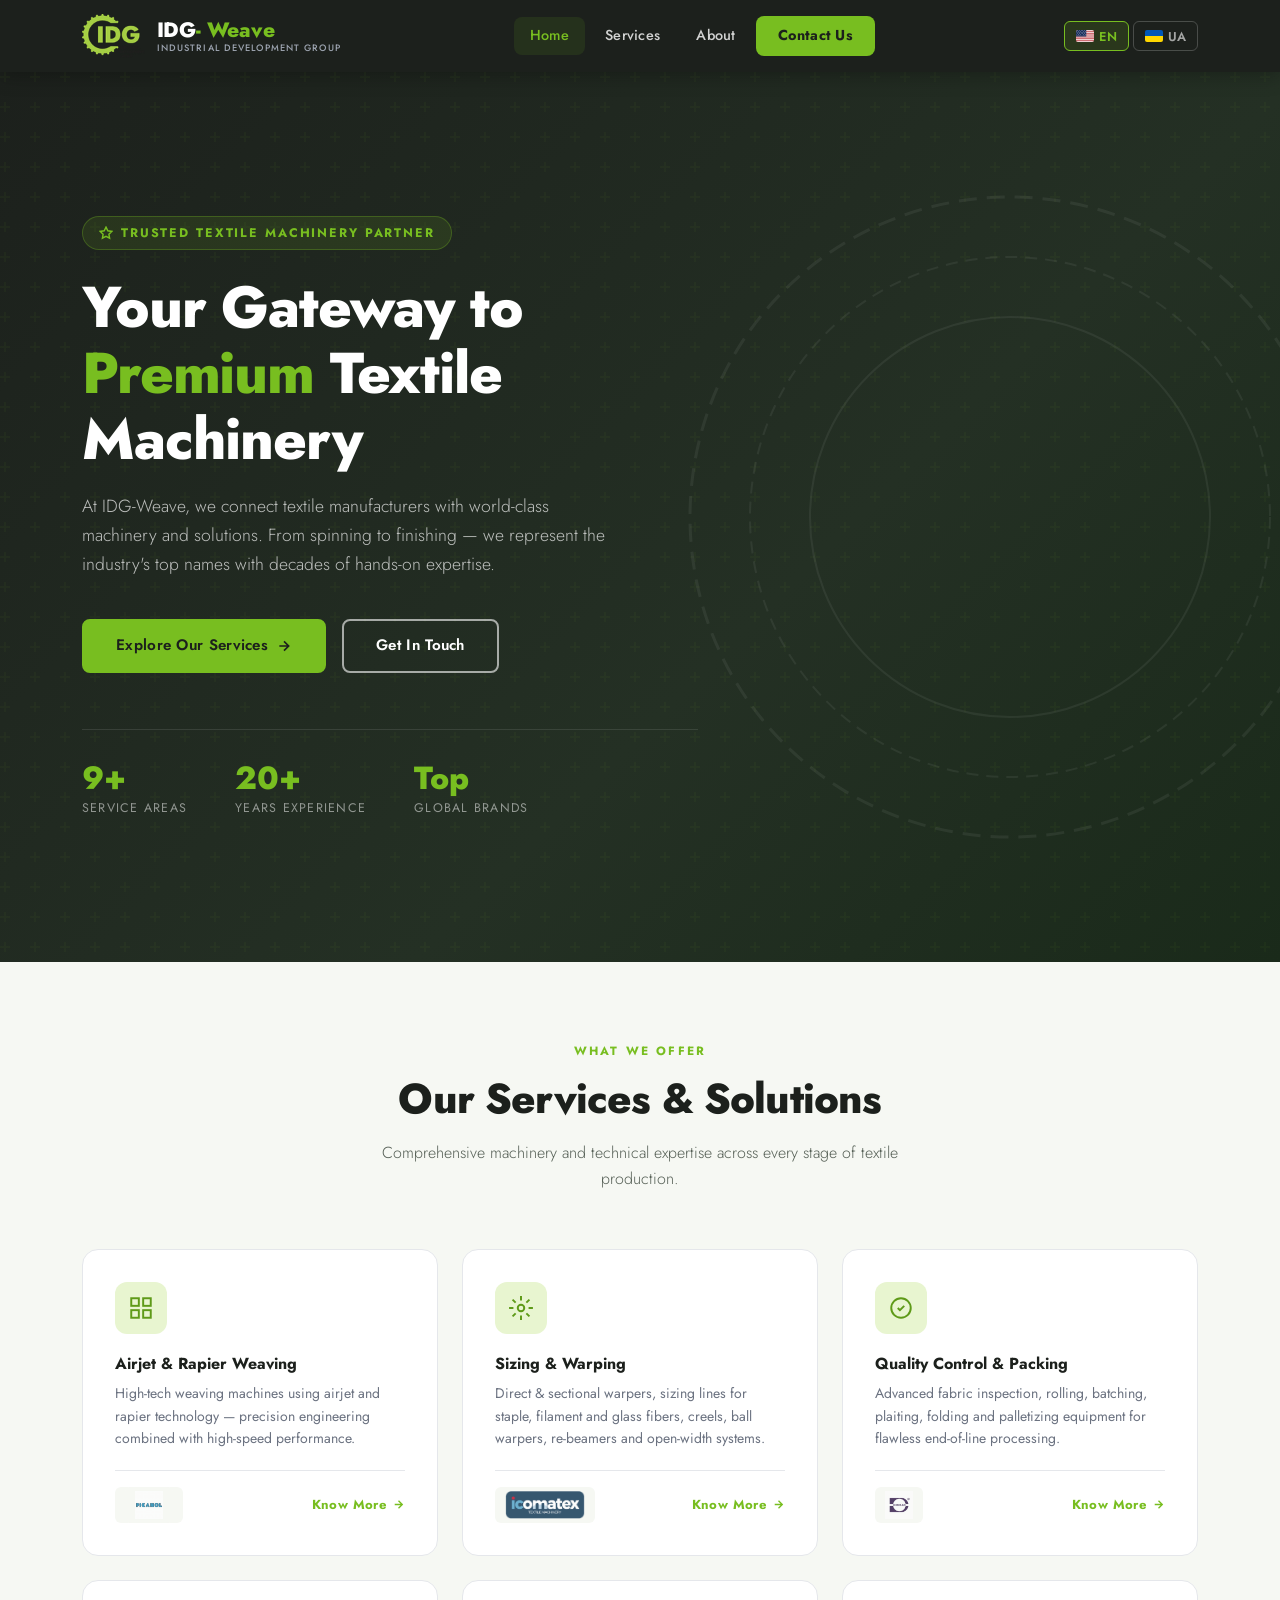
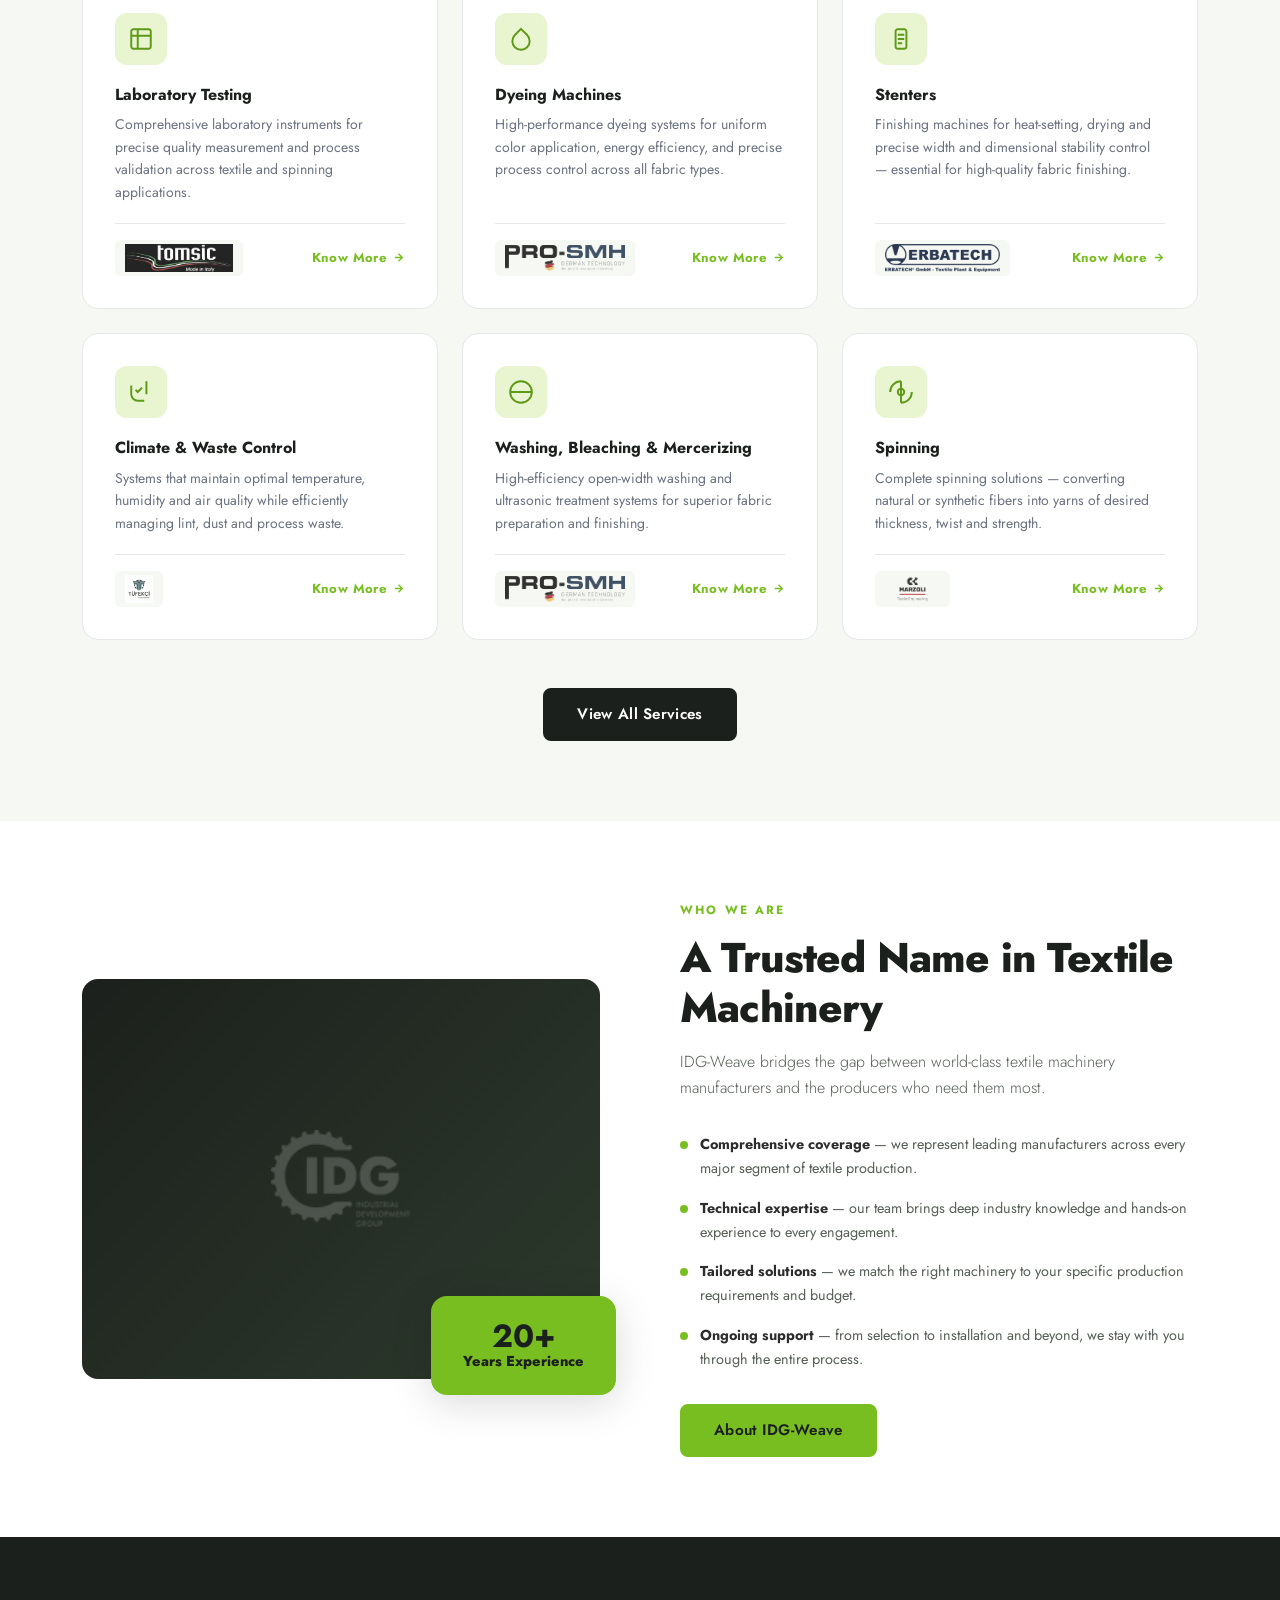
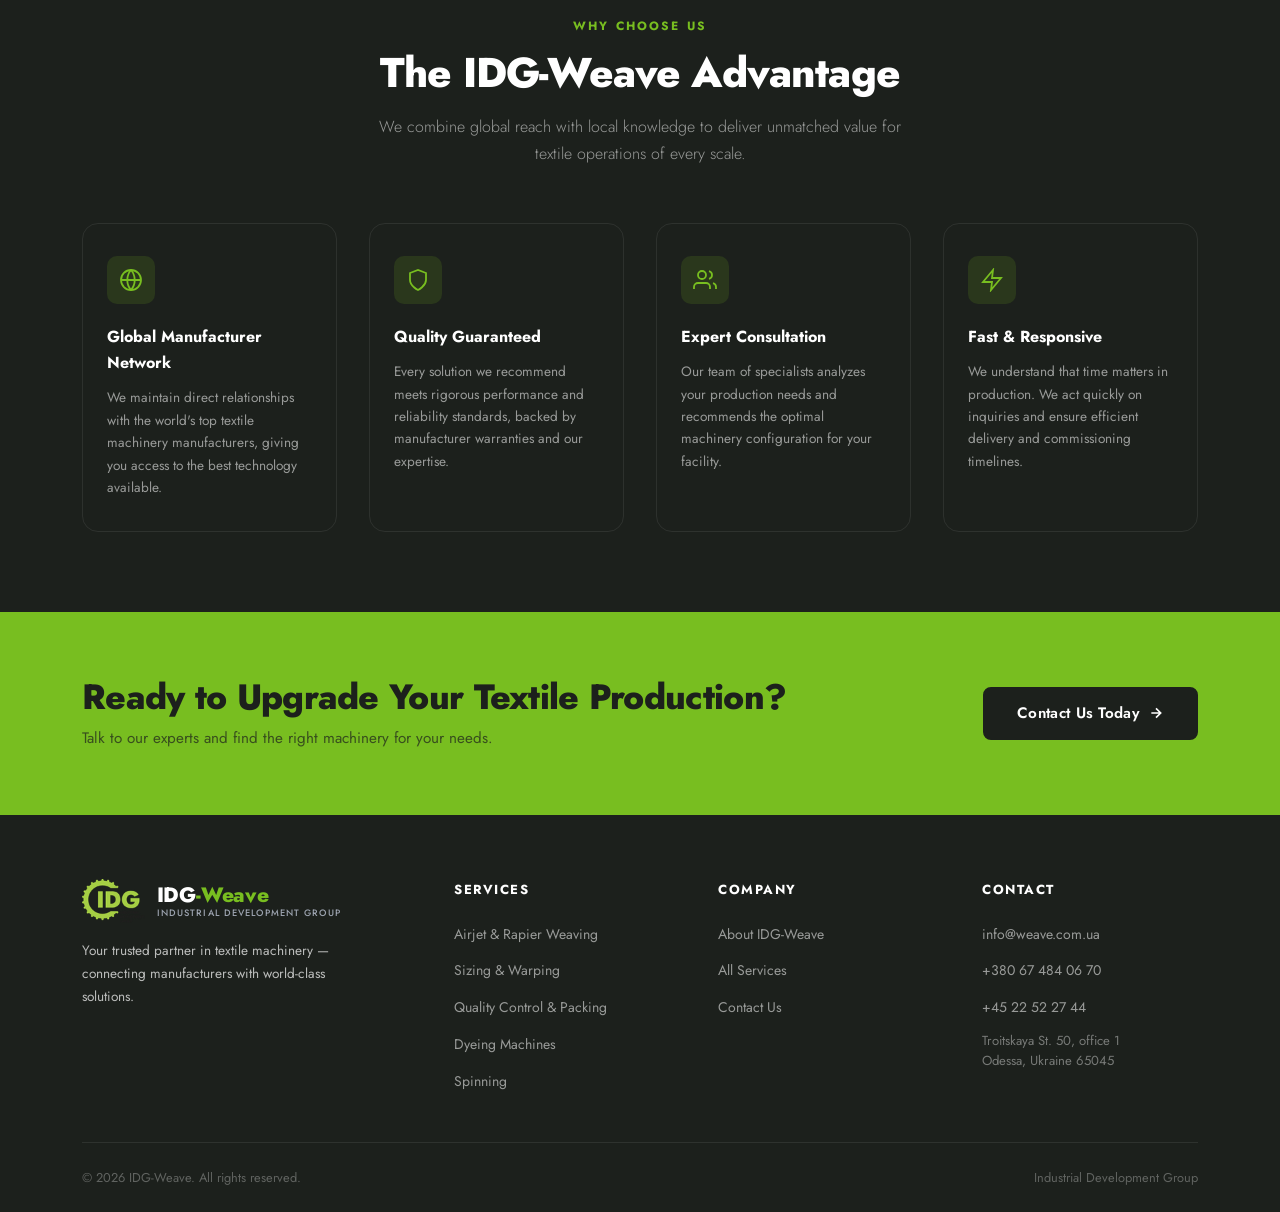
<file: index.html>
﻿<!DOCTYPE html>
<html lang="en">
<head>
  <meta charset="UTF-8">
  <meta name="viewport" content="width=device-width, initial-scale=1.0">
  <title>IDG Industrial Textile Machinery Solutions</title>
  <meta name="description" content="IDG-Weave connects textile manufacturers with cutting-edge machinery from world-leading brands. Weaving, spinning, dyeing, finishing and more.">
  <link rel="preconnect" href="https://fonts.googleapis.com">
  <link rel="preconnect" href="https://fonts.gstatic.com" crossorigin>
  <link href="https://fonts.googleapis.com/css2?family=Jost:wght@300;400;500;600;700;800&display=swap" rel="stylesheet">
  <link rel="stylesheet" href="css/style.css">
</head>
<body>

<!-- ========= HEADER ================================================================================================================================= -->
<header class="site-header">
  <nav class="nav">
    <a href="index.html" class="logo">
      <img src="idg_logo.png" alt="IDG-Weave" class="logo-img">
      <div class="logo-text">
        <span class="logo-name">IDG<span>- Weave</span></span>
        <span class="logo-sub">Industrial Development Group</span>
      </div>
    </a>
    <div class="nav-links" id="navLinks">
      <a href="index.html" class="active" data-i18n="nav_home">Home</a>
      <a href="services.html" data-i18n="nav_services">Services</a>
      <a href="about.html" data-i18n="nav_about">About</a>
      <a href="contact.html" class="nav-cta" data-i18n="nav_contact">Contact Us</a>
    </div>
    <div class="lang-switcher">
      <button class="lang-btn active" data-lang="en">
        <img src="images/flag-en.svg" alt="EN"> EN
      </button>
      <button class="lang-btn" data-lang="ua">
        <img src="images/flag-ua.svg" alt="UA"> UA
      </button>
    </div>
    <button class="nav-toggle" id="navToggle" aria-label="Menu">
      <span></span><span></span><span></span>
    </button>
  </nav>
</header>

<!-- ========= HERO ========================================================================================================================================== -->
<section class="hero">
  <svg class="hero-gear" width="700" height="700" viewBox="0 0 700 700" fill="none">
    <circle cx="350" cy="350" r="320" stroke="white" stroke-width="3" stroke-dasharray="18 10"/>
    <circle cx="350" cy="350" r="260" stroke="white" stroke-width="2" stroke-dasharray="12 8"/>
    <circle cx="350" cy="350" r="200" stroke="white" stroke-width="2"/>
  </svg>
  <div class="hero-content">
    <div class="hero-eyebrow">
      <svg width="14" height="14" viewBox="0 0 24 24" fill="none" stroke="currentColor" stroke-width="2.5"><polygon points="12 2 15.09 8.26 22 9.27 17 14.14 18.18 21.02 12 17.77 5.82 21.02 7 14.14 2 9.27 8.91 8.26 12 2"/></svg>
      <span data-i18n="hero_eyebrow">Trusted Textile Machinery Partner</span>
    </div>
    <h1 data-i18n-html="hero_h1">Your Gateway to <span>Premium</span> Textile Machinery</h1>
    <p data-i18n="hero_p">At IDG-Weave, we connect textile manufacturers with world-class machinery and solutions. From spinning to finishing &mdash; we represent the industry's top names with decades of hands-on expertise.</p>
    <div class="hero-actions">
      <a href="services.html" class="btn btn-primary">
        <span data-i18n="hero_btn1">Explore Our Services</span>
        <svg width="16" height="16" viewBox="0 0 24 24" fill="none" stroke="currentColor" stroke-width="2.5"><path d="M5 12h14M12 5l7 7-7 7"/></svg>
      </a>
      <a href="contact.html" class="btn btn-outline" data-i18n="hero_btn2">Get In Touch</a>
    </div>
    <div class="hero-stats">
      <div class="stat-item">
        <div class="stat-number">9+</div>
        <div class="stat-label" data-i18n="stat1_label">Service Areas</div>
      </div>
      <div class="stat-item">
        <div class="stat-number">20+</div>
        <div class="stat-label" data-i18n="stat2_label">Years Experience</div>
      </div>
      <div class="stat-item">
        <div class="stat-number">Top</div>
        <div class="stat-label" data-i18n="stat3_label">Global Brands</div>
      </div>
    </div>
  </div>
</section>

<!-- ========= SERVICES GRID ================================================================================================================== -->
<section class="services-section">
  <div class="container">
    <div class="section-header centered">
      <p class="section-eyebrow" data-i18n="services_eyebrow">What We Offer</p>
      <h2 class="section-title" data-i18n="services_title">Our Services &amp; Solutions</h2>
      <p class="section-subtitle" data-i18n="services_subtitle">Comprehensive machinery and technical expertise across every stage of textile production.</p>
    </div>

    <div class="services-grid">

      <!-- 1 Weaving -->
      <div class="service-card">
        <div class="service-icon">
          <svg viewBox="0 0 24 24" fill="none" stroke="currentColor" stroke-width="1.8"><rect x="3" y="3" width="7" height="7"/><rect x="14" y="3" width="7" height="7"/><rect x="3" y="14" width="7" height="7"/><rect x="14" y="14" width="7" height="7"/></svg>
        </div>
        <h3 data-i18n="s1_title">Airjet &amp; Rapier Weaving</h3>
        <p data-i18n="s1_desc">High-tech weaving machines using airjet and rapier technology &mdash; precision engineering combined with high-speed performance.</p>
        <div class="partner-row">
          <div class="partner-logo-wrap">
            <div class="partner-logo-wrap"><img src="images/partners/picanol.jpg" alt="PICANOL"></div>
          </div>
          <a href="https://www.picanol.be/en/machines-features/machines" target="_blank" rel="noopener" class="know-more-link">
            <span data-i18n="know_more">Know More</span>
            <svg viewBox="0 0 24 24" fill="none" stroke="currentColor" stroke-width="2.5"><path d="M5 12h14M12 5l7 7-7 7"/></svg>
          </a>
        </div>
      </div>

      <!-- 2 Sizing & Warping -->
      <div class="service-card">
        <div class="service-icon">
          <svg viewBox="0 0 24 24" fill="none" stroke="currentColor" stroke-width="1.8"><circle cx="12" cy="12" r="3"/><path d="M12 1v4M12 19v4M4.22 4.22l2.83 2.83M16.95 16.95l2.83 2.83M1 12h4M19 12h4M4.22 19.78l2.83-2.83M16.95 7.05l2.83-2.83"/></svg>
        </div>
        <h3 data-i18n="s2_title">Sizing &amp; Warping</h3>
        <p data-i18n="s2_desc">Direct &amp; sectional warpers, sizing lines for staple, filament and glass fibers, creels, ball warpers and open-width systems.</p>
        <div class="partner-row">
          <div class="partner-logo-wrap">
            <img src="images/partners/icomatex.png" alt="Icomatex">
          </div>
          <a href="https://icomatex.com/en/about-us/" target="_blank" rel="noopener" class="know-more-link">
            <span data-i18n="know_more">Know More</span>
            <svg viewBox="0 0 24 24" fill="none" stroke="currentColor" stroke-width="2.5"><path d="M5 12h14M12 5l7 7-7 7"/></svg>
          </a>
        </div>
      </div>

      <!-- 3 Quality Control -->
      <div class="service-card">
        <div class="service-icon">
          <svg viewBox="0 0 24 24" fill="none" stroke="currentColor" stroke-width="1.8"><path d="M9 12l2 2 4-4"/><path d="M21 12c0 4.97-4.03 9-9 9S3 16.97 3 12 7.03 3 12 3s9 4.03 9 9z"/></svg>
        </div>
        <h3 data-i18n="s3_title">Quality Control &amp; Packing</h3>
        <p data-i18n="s3_desc">Advanced fabric inspection, rolling, batching, plaiting, folding and palletizing equipment for flawless end-of-line processing.</p>
        <div class="partner-row">
          <div class="partner-logo-wrap">
            <img src="images/partners/demsan.png" alt="Demsan">
          </div>
          <a href="https://demsan.com.tr/en/" target="_blank" rel="noopener" class="know-more-link">
            <span data-i18n="know_more">Know More</span>
            <svg viewBox="0 0 24 24" fill="none" stroke="currentColor" stroke-width="2.5"><path d="M5 12h14M12 5l7 7-7 7"/></svg>
          </a>
        </div>
      </div>

      <!-- 4 Laboratory -->
      <div class="service-card">
        <div class="service-icon">
          <svg viewBox="0 0 24 24" fill="none" stroke="currentColor" stroke-width="1.8"><path d="M9 3H5a2 2 0 00-2 2v4m6-6h10a2 2 0 012 2v4M9 3v18m0 0h10a2 2 0 002-2V9M9 21H5a2 2 0 01-2-2V9m0 0h18"/></svg>
        </div>
        <h3 data-i18n="s4_title">Laboratory Testing</h3>
        <p data-i18n="s4_desc">Comprehensive laboratory instruments for precise quality measurement and process validation across textile and spinning applications.</p>
        <div class="partner-row">
          <div class="partner-logo-wrap">
            <img src="images/partners/tomsic.webp" alt="Tomsic">
          </div>
          <a href="https://www.tomsic.it/laboratory-solutions-lineup/" target="_blank" rel="noopener" class="know-more-link">
            <span data-i18n="know_more">Know More</span>
            <svg viewBox="0 0 24 24" fill="none" stroke="currentColor" stroke-width="2.5"><path d="M5 12h14M12 5l7 7-7 7"/></svg>
          </a>
        </div>
      </div>

      <!-- 5 Dyeing -->
      <div class="service-card">
        <div class="service-icon">
          <svg viewBox="0 0 24 24" fill="none" stroke="currentColor" stroke-width="1.8"><path d="M12 2.69l5.66 5.66a8 8 0 11-11.31 0z"/></svg>
        </div>
        <h3 data-i18n="s5_title">Dyeing Machines</h3>
        <p data-i18n="s5_desc">High-performance dyeing systems for uniform color application, energy efficiency, and precise process control across all fabric types.</p>
        <div class="partner-row">
          <div class="partner-logo-wrap">
            <img src="images/partners/prosmh.png" alt="PROSMH">
          </div>
          <a href="https://prosmh.com/en/products/ktm-krantz" target="_blank" rel="noopener" class="know-more-link">
            <span data-i18n="know_more">Know More</span>
            <svg viewBox="0 0 24 24" fill="none" stroke="currentColor" stroke-width="2.5"><path d="M5 12h14M12 5l7 7-7 7"/></svg>
          </a>
        </div>
      </div>

      <!-- 6 Stenters -->
      <div class="service-card">
        <div class="service-icon">
          <svg viewBox="0 0 24 24" fill="none" stroke="currentColor" stroke-width="1.8"><path d="M15 3H9a2 2 0 00-2 2v14a2 2 0 002 2h6a2 2 0 002-2V5a2 2 0 00-2-2z"/><path d="M9 8h6M9 12h6M9 16h4"/></svg>
        </div>
        <h3 data-i18n="s6_title">Stenters</h3>
        <p data-i18n="s6_desc">Finishing machines for heat-setting, drying and precise width and dimensional stability control &mdash; essential for high-quality fabric finishing.</p>
        <div class="partner-row">
          <div class="partner-logo-wrap">
            <img src="images/partners/erbatech.png" alt="ERBATECH">
          </div>
          <a href="https://www.erbatech.com/textile/" target="_blank" rel="noopener" class="know-more-link">
            <span data-i18n="know_more">Know More</span>
            <svg viewBox="0 0 24 24" fill="none" stroke="currentColor" stroke-width="2.5"><path d="M5 12h14M12 5l7 7-7 7"/></svg>
          </a>
        </div>
      </div>

      <!-- 7 Climate -->
      <div class="service-card">
        <div class="service-icon">
          <svg viewBox="0 0 24 24" fill="none" stroke="currentColor" stroke-width="1.8"><path d="M17 14V2"/><path d="M3 6v8a6 6 0 006 6h6"/><path d="M7 10l2 2 4-4"/></svg>
        </div>
        <h3 data-i18n="s7_title">Climate &amp; Waste Control</h3>
        <p data-i18n="s7_desc">Systems that maintain optimal temperature, humidity and air quality while efficiently managing lint, dust and process waste.</p>
        <div class="partner-row">
          <div class="partner-logo-wrap">
            <img src="images/partners/tufekci.png" alt="TÃ¼fekÃ§i">
          </div>
          <a href="http://www.tufekci.com.tr/" target="_blank" rel="noopener" class="know-more-link">
            <span data-i18n="know_more">Know More</span>
            <svg viewBox="0 0 24 24" fill="none" stroke="currentColor" stroke-width="2.5"><path d="M5 12h14M12 5l7 7-7 7"/></svg>
          </a>
        </div>
      </div>

      <!-- 8 Washing -->
      <div class="service-card">
        <div class="service-icon">
          <svg viewBox="0 0 24 24" fill="none" stroke="currentColor" stroke-width="1.8"><path d="M2 12h20M2 12c0-5.52 4.48-10 10-10s10 4.48 10 10"/><path d="M2 12c0 5.52 4.48 10 10 10s10-4.48 10-10"/></svg>
        </div>
        <h3 data-i18n="s8_title">Washing, Bleaching &amp; Mercerizing</h3>
        <p data-i18n="s8_desc">High-efficiency open-width washing and ultrasonic treatment systems for superior fabric preparation and finishing.</p>
        <div class="partner-row">
          <div class="partner-logo-wrap">
            <img src="images/partners/prosmh.png" alt="PROSMH">
          </div>
          <a href="https://prosmh.com/en/products/open-width-washing" target="_blank" rel="noopener" class="know-more-link">
            <span data-i18n="know_more">Know More</span>
            <svg viewBox="0 0 24 24" fill="none" stroke="currentColor" stroke-width="2.5"><path d="M5 12h14M12 5l7 7-7 7"/></svg>
          </a>
        </div>
      </div>

      <!-- 9 Spinning -->
      <div class="service-card">
        <div class="service-icon">
          <svg viewBox="0 0 24 24" fill="none" stroke="currentColor" stroke-width="1.8"><path d="M12 2v20M2 12c0-5.52 4.48-10 10-10"/><circle cx="12" cy="12" r="3"/><path d="M22 12c0 5.52-4.48 10-10 10"/></svg>
        </div>
        <h3 data-i18n="s9_title">Spinning</h3>
        <p data-i18n="s9_desc">Complete spinning solutions &mdash; converting natural or synthetic fibers into yarns of desired thickness, twist and strength.</p>
        <div class="partner-row">
          <div class="partner-logo-wrap">
            <div class="partner-logo-wrap"><img src="images/partners/marzoli-black.png" alt="MARZOLI"></div>
          </div>
          <a href="https://en.marzoli.camozzi.com/" target="_blank" rel="noopener" class="know-more-link">
            <span data-i18n="know_more">Know More</span>
            <svg viewBox="0 0 24 24" fill="none" stroke="currentColor" stroke-width="2.5"><path d="M5 12h14M12 5l7 7-7 7"/></svg>
          </a>
        </div>
      </div>

    </div>

    <div style="text-align:center;margin-top:3rem;">
      <a href="services.html" class="btn btn-dark" data-i18n="view_all">View All Services</a>
    </div>
  </div>
</section>

<!-- ========= ABOUT TEASER ===================================================================================================================== -->
<section class="about-teaser">
  <div class="container">
    <div class="about-grid">
      <div class="about-visual">
        <div class="about-placeholder">
          <img src="idg_logo.png" alt="IDG-Weave" style="width:140px;opacity:0.18;filter:brightness(0) invert(1)">
        </div>
        <div class="about-badge">
          <strong>20+</strong>
          <span data-i18n="stat2_label">Years Experience</span>
        </div>
      </div>
      <div class="about-text">
        <p class="section-eyebrow" data-i18n="about_eyebrow">Who We Are</p>
        <h2 class="section-title" data-i18n="about_title">A Trusted Name in Textile Machinery</h2>
        <p class="section-subtitle" data-i18n="about_subtitle">IDG-Weave bridges the gap between world-class textile machinery manufacturers and the producers who need them most.</p>
        <div class="about-highlights">
          <div class="highlight-item"><div class="highlight-dot"></div><p data-i18n-html="about_hi1"><strong>Comprehensive coverage</strong> &mdash; we represent leading manufacturers across every major segment of textile production.</p></div>
          <div class="highlight-item"><div class="highlight-dot"></div><p data-i18n-html="about_hi2"><strong>Technical expertise</strong> &mdash; our team brings deep industry knowledge and hands-on experience to every engagement.</p></div>
          <div class="highlight-item"><div class="highlight-dot"></div><p data-i18n-html="about_hi3"><strong>Tailored solutions</strong> &mdash; we match the right machinery to your specific production requirements and budget.</p></div>
          <div class="highlight-item"><div class="highlight-dot"></div><p data-i18n-html="about_hi4"><strong>Ongoing support</strong> &mdash; from selection to installation and beyond, we stay with you through the entire process.</p></div>
        </div>
        <a href="about.html" class="btn btn-primary" data-i18n="about_btn">About IDG-Weave</a>
      </div>
    </div>
  </div>
</section>

<!-- ========= WHY US ======================================================================================================================================= -->
<section class="why-us">
  <div class="container">
    <div class="section-header centered">
      <p class="section-eyebrow" style="color:var(--green)" data-i18n="why_eyebrow">Why Choose Us</p>
      <h2 class="section-title" data-i18n="why_title">The IDG-Weave Advantage</h2>
      <p class="section-subtitle" style="color:rgba(255,255,255,0.55);margin:0 auto" data-i18n="why_subtitle">We combine global reach with local knowledge to deliver unmatched value for textile operations of every scale.</p>
    </div>
    <div class="why-grid">
      <div class="why-card">
        <div class="why-icon"><svg width="24" height="24" viewBox="0 0 24 24" fill="none" stroke="currentColor" stroke-width="1.8"><circle cx="12" cy="12" r="10"/><path d="M2 12h20M12 2a15.3 15.3 0 010 20M12 2a15.3 15.3 0 000 20"/></svg></div>
        <h4 data-i18n="why1_title">Global Manufacturer Network</h4>
        <p data-i18n="why1_p">We maintain direct relationships with the world's top textile machinery manufacturers, giving you access to the best technology available.</p>
      </div>
      <div class="why-card">
        <div class="why-icon"><svg width="24" height="24" viewBox="0 0 24 24" fill="none" stroke="currentColor" stroke-width="1.8"><path d="M12 22s8-4 8-10V5l-8-3-8 3v7c0 6 8 10 8 10z"/></svg></div>
        <h4 data-i18n="why2_title">Quality Guaranteed</h4>
        <p data-i18n="why2_p">Every solution we recommend meets rigorous performance and reliability standards, backed by manufacturer warranties and our expertise.</p>
      </div>
      <div class="why-card">
        <div class="why-icon"><svg width="24" height="24" viewBox="0 0 24 24" fill="none" stroke="currentColor" stroke-width="1.8"><path d="M17 21v-2a4 4 0 00-4-4H5a4 4 0 00-4 4v2"/><circle cx="9" cy="7" r="4"/><path d="M23 21v-2a4 4 0 00-3-3.87M16 3.13a4 4 0 010 7.75"/></svg></div>
        <h4 data-i18n="why3_title">Expert Consultation</h4>
        <p data-i18n="why3_p">Our team of specialists analyzes your production needs and recommends the optimal machinery configuration for your facility.</p>
      </div>
      <div class="why-card">
        <div class="why-icon"><svg width="24" height="24" viewBox="0 0 24 24" fill="none" stroke="currentColor" stroke-width="1.8"><path d="M13 2L3 14h9l-1 8 10-12h-9l1-8z"/></svg></div>
        <h4 data-i18n="why4_title">Fast &amp; Responsive</h4>
        <p data-i18n="why4_p">We understand that time matters in production. We act quickly on inquiries and ensure efficient delivery and commissioning timelines.</p>
      </div>
    </div>
  </div>
</section>

<!-- ========= CTA ================================================================================================================================================ -->
<section class="cta-section">
  <div class="container">
    <div class="cta-inner">
      <div class="cta-text">
        <h2 data-i18n="cta_title">Ready to Upgrade Your Textile Production?</h2>
        <p data-i18n="cta_p">Talk to our experts and find the right machinery for your needs.</p>
      </div>
      <a href="contact.html" class="btn btn-dark">
        <span data-i18n="cta_btn">Contact Us Today</span>
        <svg width="16" height="16" viewBox="0 0 24 24" fill="none" stroke="currentColor" stroke-width="2.5"><path d="M5 12h14M12 5l7 7-7 7"/></svg>
      </a>
    </div>
  </div>
</section>

<!-- ========= FOOTER ======================================================================================================================================= -->
<footer class="site-footer">
  <div class="container">
    <div class="footer-grid">
      <div class="footer-brand">
        <a href="index.html" class="logo" style="margin-bottom:1rem">
          <img src="idg_logo.png" alt="IDG-Weave" class="logo-img">
          <div class="logo-text">
            <span class="logo-name">IDG<span>-Weave</span></span>
            <span class="logo-sub">Industrial Development Group</span>
          </div>
        </a>
        <p data-i18n="footer_tagline">Your trusted partner in textile machinery &mdash; connecting manufacturers with world-class solutions.</p>
      </div>
      <div class="footer-col">
        <h4 data-i18n="footer_services">Services</h4>
        <ul>
          <li><a href="services.html#weaving" data-i18n="s1_title">Airjet &amp; Rapier Weaving</a></li>
          <li><a href="services.html#sizing" data-i18n="s2_title">Sizing &amp; Warping</a></li>
          <li><a href="services.html#quality" data-i18n="s3_title">Quality Control</a></li>
          <li><a href="services.html#dyeing" data-i18n="s5_title">Dyeing Machines</a></li>
          <li><a href="services.html#spinning" data-i18n="s9_title">Spinning</a></li>
        </ul>
      </div>
      <div class="footer-col">
        <h4 data-i18n="footer_company">Company</h4>
        <ul>
          <li><a href="about.html" data-i18n="footer_about">About IDG-Weave</a></li>
          <li><a href="services.html" data-i18n="footer_all_services">All Services</a></li>
          <li><a href="contact.html" data-i18n="nav_contact">Contact Us</a></li>
        </ul>
      </div>
      <div class="footer-col">
        <h4 data-i18n="footer_contact_col">Contact</h4>
        <ul>
          <li><a href="mailto:info@weave.com.ua">info@weave.com.ua</a></li>
          <li><a href="tel:+380674840670">+380 67 484 06 70</a></li>
          <li><a href="tel:+4522522744">+45 22 52 27 44</a></li>
          <li style="color:rgba(255,255,255,0.4);font-size:0.82rem;line-height:1.5">Troitskaya St. 50, office 1<br>Odessa, Ukraine 65045</li>
        </ul>
      </div>
    </div>
    <div class="footer-bottom">
      <span>&copy; 2026 IDG-Weave. <span data-i18n="footer_copyright">All rights reserved.</span></span>
      <span>Industrial Development Group</span>
    </div>
  </div>
</footer>

<script src="js/i18n.js"></script>
<script src="js/main.js"></script>
</body>
</html>
</file>
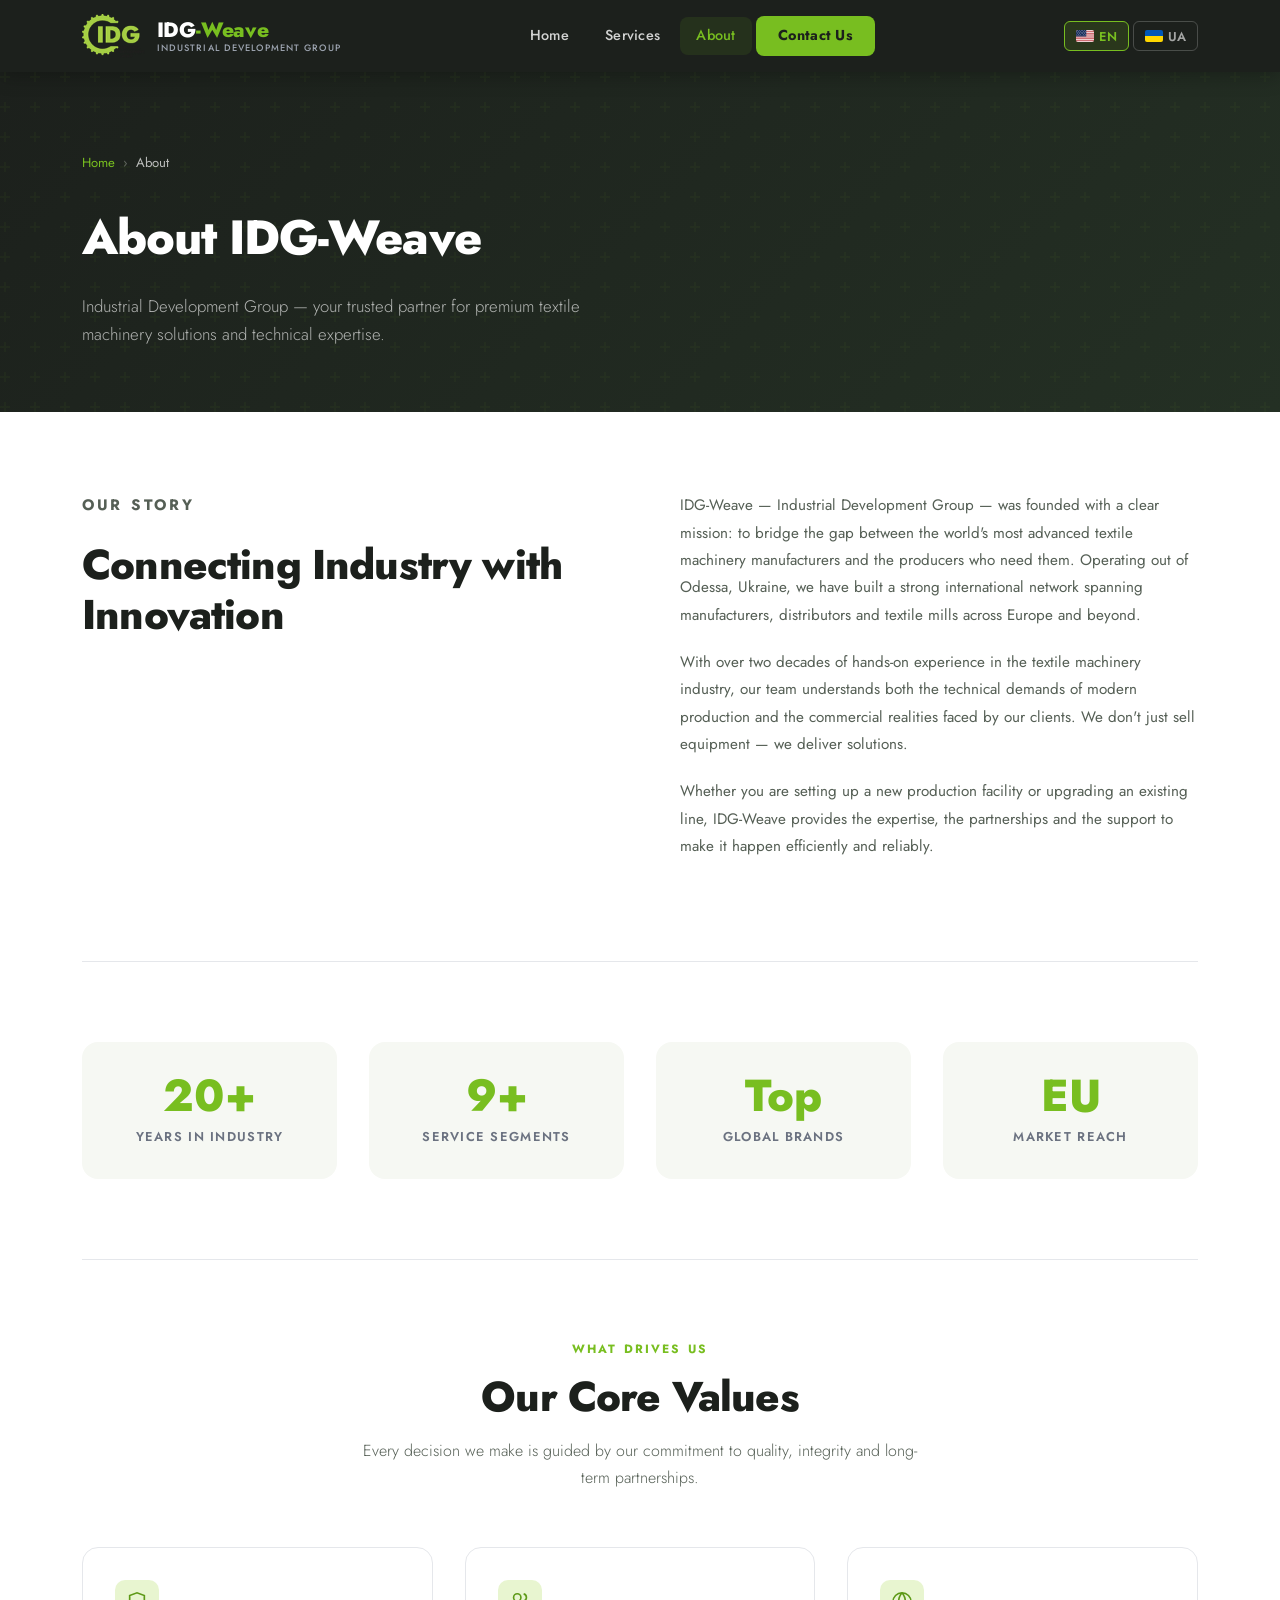
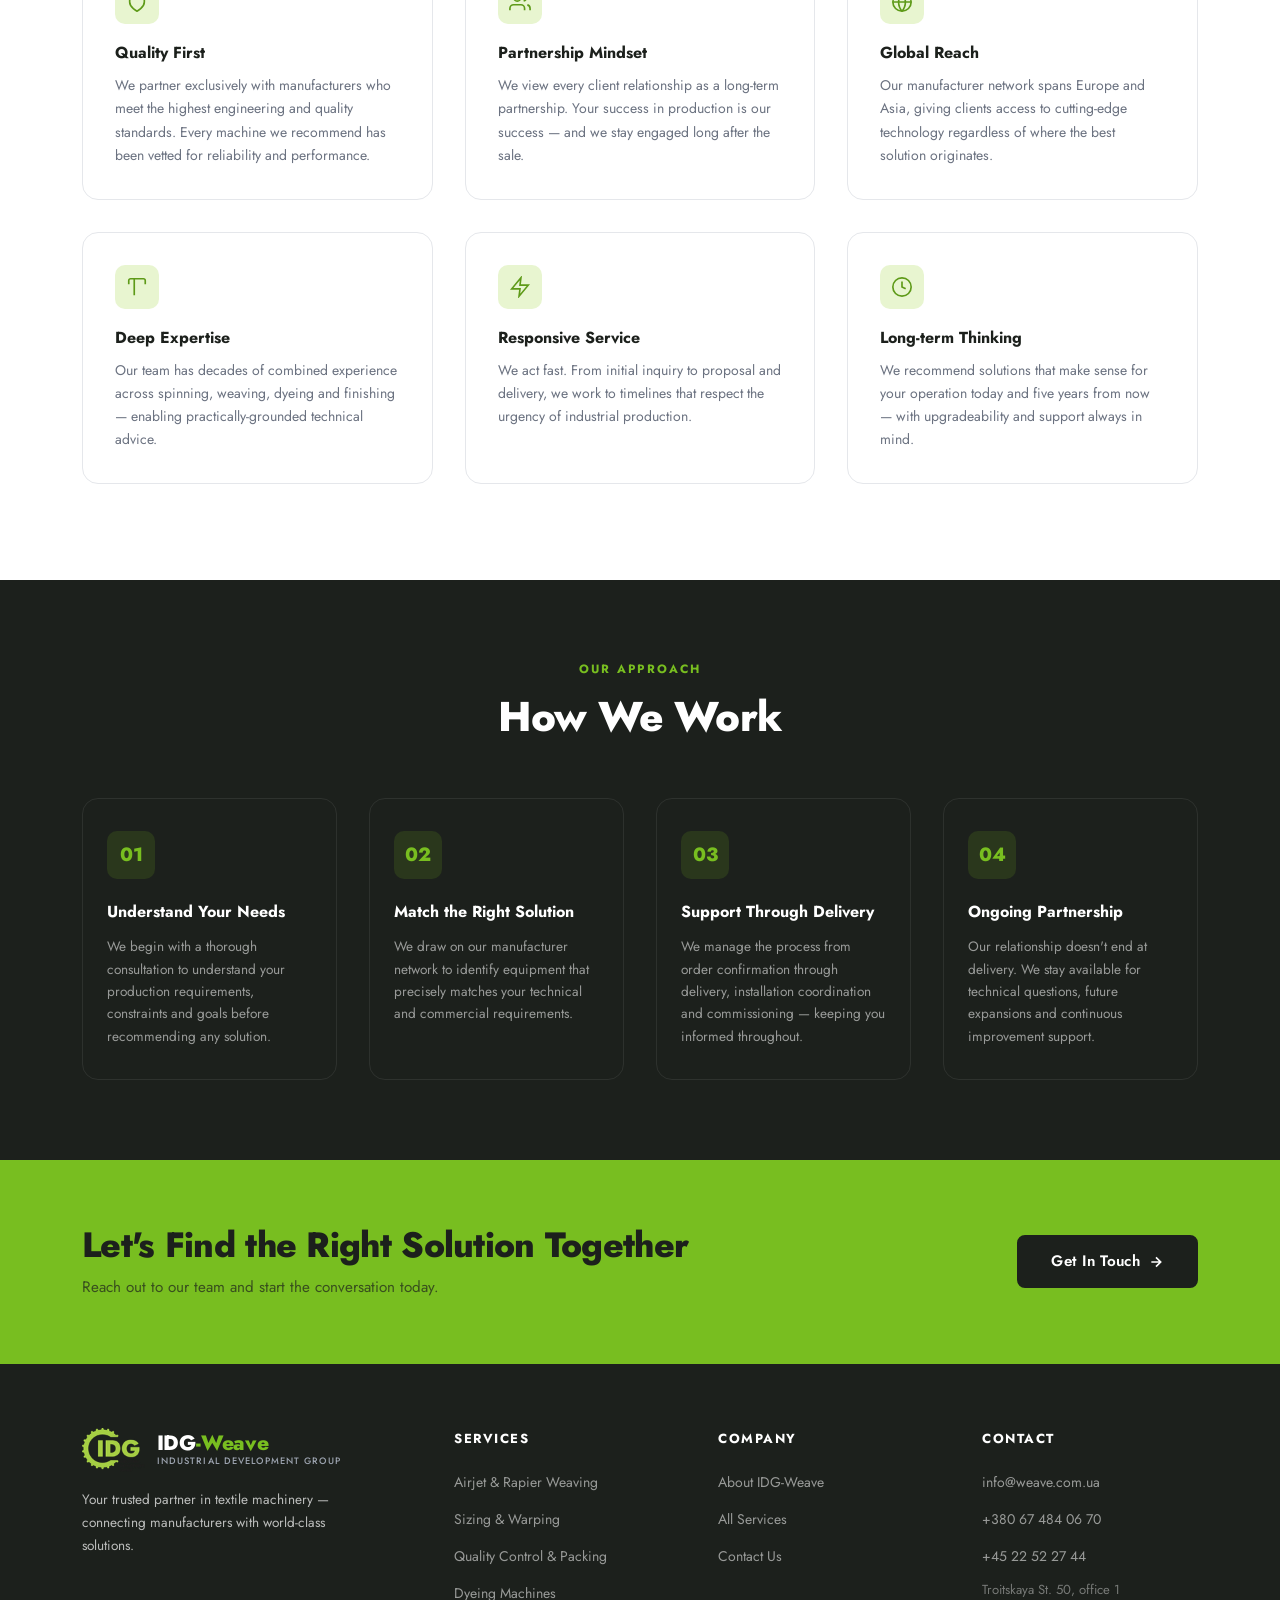
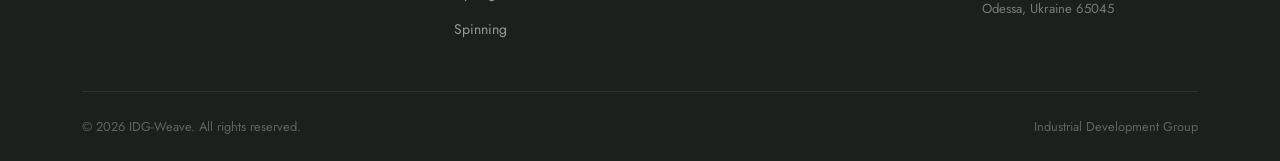
<file: about.html>
<!DOCTYPE html>
<html lang="en">
<head>
  <meta charset="UTF-8">
  <meta name="viewport" content="width=device-width, initial-scale=1.0">
  <title>About — IDG-Weave</title>
  <meta name="description" content="IDG-Weave — Industrial Development Group. Learn about our mission, expertise and approach to textile machinery solutions.">
  <link rel="preconnect" href="https://fonts.googleapis.com">
  <link rel="preconnect" href="https://fonts.gstatic.com" crossorigin>
  <link href="https://fonts.googleapis.com/css2?family=Jost:wght@300;400;500;600;700;800&display=swap" rel="stylesheet">
  <link rel="stylesheet" href="css/style.css">
</head>
<body>

<header class="site-header">
  <nav class="nav">
    <a href="index.html" class="logo">
      <img src="idg_logo.png" alt="IDG-Weave" class="logo-img">
      <div class="logo-text">
        <span class="logo-name">IDG<span>-Weave</span></span>
        <span class="logo-sub">Industrial Development Group</span>
      </div>
    </a>
    <div class="nav-links" id="navLinks">
      <a href="index.html" data-i18n="nav_home">Home</a>
      <a href="services.html" data-i18n="nav_services">Services</a>
      <a href="about.html" class="active" data-i18n="nav_about">About</a>
      <a href="contact.html" class="nav-cta" data-i18n="nav_contact">Contact Us</a>
    </div>
    <div class="lang-switcher">
      <button class="lang-btn active" data-lang="en"><img src="images/flag-en.svg" alt="EN"> EN</button>
      <button class="lang-btn" data-lang="ua"><img src="images/flag-ua.svg" alt="UA"> UA</button>
    </div>
    <button class="nav-toggle" id="navToggle" aria-label="Menu"><span></span><span></span><span></span></button>
  </nav>
</header>

<!-- PAGE HERO -->
<section class="page-hero">
  <div class="container">
    <div class="page-hero-content">
      <div class="breadcrumb">
        <a href="index.html" data-i18n="nav_home">Home</a><span>›</span>
        <span style="color:rgba(255,255,255,0.7)" data-i18n="nav_about">About</span>
      </div>
      <h1 data-i18n="about_page_h1">About IDG-Weave</h1>
      <p data-i18n="about_page_sub">Industrial Development Group — your trusted partner for premium textile machinery solutions and technical expertise.</p>
    </div>
  </div>
</section>

<!-- ABOUT FULL -->
<section class="about-full">
  <div class="container">

    <!-- Story -->
    <div class="about-story">
      <div>
        <p class="section-eyebrow" data-i18n="story_eyebrow">Our Story</p>
        <h2 class="section-title" data-i18n="story_title">Connecting Industry with Innovation</h2>
      </div>
      <div>
        <p data-i18n="story_p1">IDG-Weave — Industrial Development Group — was founded with a clear mission: to bridge the gap between the world's most advanced textile machinery manufacturers and the producers who need them. Operating out of Odessa, Ukraine, we have built a strong international network spanning manufacturers, distributors and textile mills across Europe and beyond.</p>
        <p data-i18n="story_p2">With over two decades of hands-on experience in the textile machinery industry, our team understands both the technical demands of modern production and the commercial realities faced by our clients. We don't just sell equipment — we deliver solutions.</p>
        <p data-i18n="story_p3">Whether you are setting up a new production facility or upgrading an existing line, IDG-Weave provides the expertise, the partnerships and the support to make it happen efficiently and reliably.</p>
      </div>
    </div>

    <!-- Stats -->
    <div style="display:grid;grid-template-columns:repeat(4,1fr);gap:2rem;margin-bottom:5rem;padding-bottom:5rem;border-bottom:1px solid var(--border)">
      <div style="text-align:center;padding:2rem;background:var(--light);border-radius:var(--radius-lg)">
        <div style="font-size:2.8rem;font-weight:800;color:var(--green);line-height:1">20+</div>
        <div style="font-size:0.8rem;font-weight:600;text-transform:uppercase;letter-spacing:0.1em;color:var(--gray);margin-top:0.5rem" data-i18n="stat_years">Years in Industry</div>
      </div>
      <div style="text-align:center;padding:2rem;background:var(--light);border-radius:var(--radius-lg)">
        <div style="font-size:2.8rem;font-weight:800;color:var(--green);line-height:1">9+</div>
        <div style="font-size:0.8rem;font-weight:600;text-transform:uppercase;letter-spacing:0.1em;color:var(--gray);margin-top:0.5rem" data-i18n="stat_segments">Service Segments</div>
      </div>
      <div style="text-align:center;padding:2rem;background:var(--light);border-radius:var(--radius-lg)">
        <div style="font-size:2.8rem;font-weight:800;color:var(--green);line-height:1">Top</div>
        <div style="font-size:0.8rem;font-weight:600;text-transform:uppercase;letter-spacing:0.1em;color:var(--gray);margin-top:0.5rem" data-i18n="stat_brands_col">Global Brands</div>
      </div>
      <div style="text-align:center;padding:2rem;background:var(--light);border-radius:var(--radius-lg)">
        <div style="font-size:2.8rem;font-weight:800;color:var(--green);line-height:1">EU</div>
        <div style="font-size:0.8rem;font-weight:600;text-transform:uppercase;letter-spacing:0.1em;color:var(--gray);margin-top:0.5rem" data-i18n="stat_reach">Market Reach</div>
      </div>
    </div>

    <!-- Values -->
    <div style="margin-bottom:1rem">
      <div class="section-header centered">
        <p class="section-eyebrow" data-i18n="values_eyebrow">What Drives Us</p>
        <h2 class="section-title" data-i18n="values_title">Our Core Values</h2>
        <p class="section-subtitle" data-i18n="values_subtitle">Every decision we make is guided by our commitment to quality, integrity and long-term partnerships.</p>
      </div>
      <div class="values-grid">
        <div class="value-card">
          <div class="v-icon"><svg width="22" height="22" viewBox="0 0 24 24" fill="none" stroke="currentColor" stroke-width="1.8"><path d="M12 22s8-4 8-10V5l-8-3-8 3v7c0 6 8 10 8 10z"/></svg></div>
          <h4 data-i18n="v1_title">Quality First</h4>
          <p data-i18n="v1_p">We partner exclusively with manufacturers who meet the highest engineering and quality standards. Every machine we recommend has been vetted for reliability and performance.</p>
        </div>
        <div class="value-card">
          <div class="v-icon"><svg width="22" height="22" viewBox="0 0 24 24" fill="none" stroke="currentColor" stroke-width="1.8"><path d="M17 21v-2a4 4 0 00-4-4H5a4 4 0 00-4 4v2"/><circle cx="9" cy="7" r="4"/><path d="M23 21v-2a4 4 0 00-3-3.87M16 3.13a4 4 0 010 7.75"/></svg></div>
          <h4 data-i18n="v2_title">Partnership Mindset</h4>
          <p data-i18n="v2_p">We view every client relationship as a long-term partnership. Your success in production is our success — and we stay engaged long after the sale.</p>
        </div>
        <div class="value-card">
          <div class="v-icon"><svg width="22" height="22" viewBox="0 0 24 24" fill="none" stroke="currentColor" stroke-width="1.8"><circle cx="12" cy="12" r="10"/><path d="M2 12h20M12 2a15.3 15.3 0 010 20M12 2a15.3 15.3 0 000 20"/></svg></div>
          <h4 data-i18n="v3_title">Global Reach</h4>
          <p data-i18n="v3_p">Our manufacturer network spans Europe and Asia, giving clients access to cutting-edge technology regardless of where the best solution originates.</p>
        </div>
        <div class="value-card">
          <div class="v-icon"><svg width="22" height="22" viewBox="0 0 24 24" fill="none" stroke="currentColor" stroke-width="1.8"><path d="M9 3H5a2 2 0 00-2 2v4m6-6h10a2 2 0 012 2v4M9 3v18"/></svg></div>
          <h4 data-i18n="v4_title">Deep Expertise</h4>
          <p data-i18n="v4_p">Our team has decades of combined experience across spinning, weaving, dyeing and finishing — enabling practically-grounded technical advice.</p>
        </div>
        <div class="value-card">
          <div class="v-icon"><svg width="22" height="22" viewBox="0 0 24 24" fill="none" stroke="currentColor" stroke-width="1.8"><path d="M13 2L3 14h9l-1 8 10-12h-9l1-8z"/></svg></div>
          <h4 data-i18n="v5_title">Responsive Service</h4>
          <p data-i18n="v5_p">We act fast. From initial inquiry to proposal and delivery, we work to timelines that respect the urgency of industrial production.</p>
        </div>
        <div class="value-card">
          <div class="v-icon"><svg width="22" height="22" viewBox="0 0 24 24" fill="none" stroke="currentColor" stroke-width="1.8"><path d="M12 2a10 10 0 100 20A10 10 0 0012 2z"/><path d="M12 6v6l4 2"/></svg></div>
          <h4 data-i18n="v6_title">Long-term Thinking</h4>
          <p data-i18n="v6_p">We recommend solutions that make sense for your operation today and five years from now — with upgradeability and support always in mind.</p>
        </div>
      </div>
    </div>

  </div>
</section>

<!-- HOW WE WORK -->
<section class="why-us">
  <div class="container">
    <div class="section-header centered">
      <p class="section-eyebrow" style="color:var(--green)" data-i18n="approach_eyebrow">Our Approach</p>
      <h2 class="section-title" data-i18n="approach_title">How We Work</h2>
    </div>
    <div class="why-grid">
      <div class="why-card">
        <div class="why-icon" style="background:rgba(120,190,32,0.15)"><span style="font-size:1.2rem;font-weight:800;color:var(--green)">01</span></div>
        <h4 data-i18n="step1_title">Understand Your Needs</h4>
        <p data-i18n="step1_p">We begin with a thorough consultation to understand your production requirements, constraints and goals before recommending any solution.</p>
      </div>
      <div class="why-card">
        <div class="why-icon" style="background:rgba(120,190,32,0.15)"><span style="font-size:1.2rem;font-weight:800;color:var(--green)">02</span></div>
        <h4 data-i18n="step2_title">Match the Right Solution</h4>
        <p data-i18n="step2_p">We draw on our manufacturer network to identify equipment that precisely matches your technical and commercial requirements.</p>
      </div>
      <div class="why-card">
        <div class="why-icon" style="background:rgba(120,190,32,0.15)"><span style="font-size:1.2rem;font-weight:800;color:var(--green)">03</span></div>
        <h4 data-i18n="step3_title">Support Through Delivery</h4>
        <p data-i18n="step3_p">We manage the process from order confirmation through delivery, installation coordination and commissioning — keeping you informed throughout.</p>
      </div>
      <div class="why-card">
        <div class="why-icon" style="background:rgba(120,190,32,0.15)"><span style="font-size:1.2rem;font-weight:800;color:var(--green)">04</span></div>
        <h4 data-i18n="step4_title">Ongoing Partnership</h4>
        <p data-i18n="step4_p">Our relationship doesn't end at delivery. We stay available for technical questions, future expansions and continuous improvement support.</p>
      </div>
    </div>
  </div>
</section>

<!-- CTA -->
<section class="cta-section">
  <div class="container">
    <div class="cta-inner">
      <div class="cta-text">
        <h2 data-i18n="cta_about_title">Let's Find the Right Solution Together</h2>
        <p data-i18n="cta_about_p">Reach out to our team and start the conversation today.</p>
      </div>
      <a href="contact.html" class="btn btn-dark">
        <span data-i18n="cta_get_in_touch">Get In Touch</span>
        <svg width="16" height="16" viewBox="0 0 24 24" fill="none" stroke="currentColor" stroke-width="2.5"><path d="M5 12h14M12 5l7 7-7 7"/></svg>
      </a>
    </div>
  </div>
</section>

<footer class="site-footer">
  <div class="container">
    <div class="footer-grid">
      <div class="footer-brand">
        <a href="index.html" class="logo" style="margin-bottom:1rem">
          <img src="idg_logo.png" alt="IDG-Weave" class="logo-img">
          <div class="logo-text"><span class="logo-name">IDG<span>-Weave</span></span><span class="logo-sub">Industrial Development Group</span></div>
        </a>
        <p data-i18n="footer_tagline">Your trusted partner in textile machinery — connecting manufacturers with world-class solutions.</p>
      </div>
      <div class="footer-col">
        <h4 data-i18n="footer_services">Services</h4>
        <ul>
          <li><a href="services.html#weaving" data-i18n="s1_title">Airjet &amp; Rapier Weaving</a></li>
          <li><a href="services.html#sizing" data-i18n="s2_title">Sizing &amp; Warping</a></li>
          <li><a href="services.html#quality" data-i18n="s3_title">Quality Control</a></li>
          <li><a href="services.html#dyeing" data-i18n="s5_title">Dyeing Machines</a></li>
          <li><a href="services.html#spinning" data-i18n="s9_title">Spinning</a></li>
        </ul>
      </div>
      <div class="footer-col">
        <h4 data-i18n="footer_company">Company</h4>
        <ul>
          <li><a href="about.html" data-i18n="footer_about">About IDG-Weave</a></li>
          <li><a href="services.html" data-i18n="footer_all_services">All Services</a></li>
          <li><a href="contact.html" data-i18n="nav_contact">Contact Us</a></li>
        </ul>
      </div>
      <div class="footer-col">
        <h4 data-i18n="footer_contact_col">Contact</h4>
        <ul>
          <li><a href="mailto:info@weave.com.ua">info@weave.com.ua</a></li>
          <li><a href="tel:+380674840670">+380 67 484 06 70</a></li>
          <li><a href="tel:+4522522744">+45 22 52 27 44</a></li>
          <li style="color:rgba(255,255,255,0.4);font-size:0.82rem;line-height:1.5">Troitskaya St. 50, office 1<br>Odessa, Ukraine 65045</li>
        </ul>
      </div>
    </div>
    <div class="footer-bottom">
      <span>&copy; 2026 IDG-Weave. <span data-i18n="footer_copyright">All rights reserved.</span></span>
      <span>Industrial Development Group</span>
    </div>
  </div>
</footer>

<script src="js/i18n.js"></script>
<script src="js/main.js"></script>
</body>
</html>
</file>
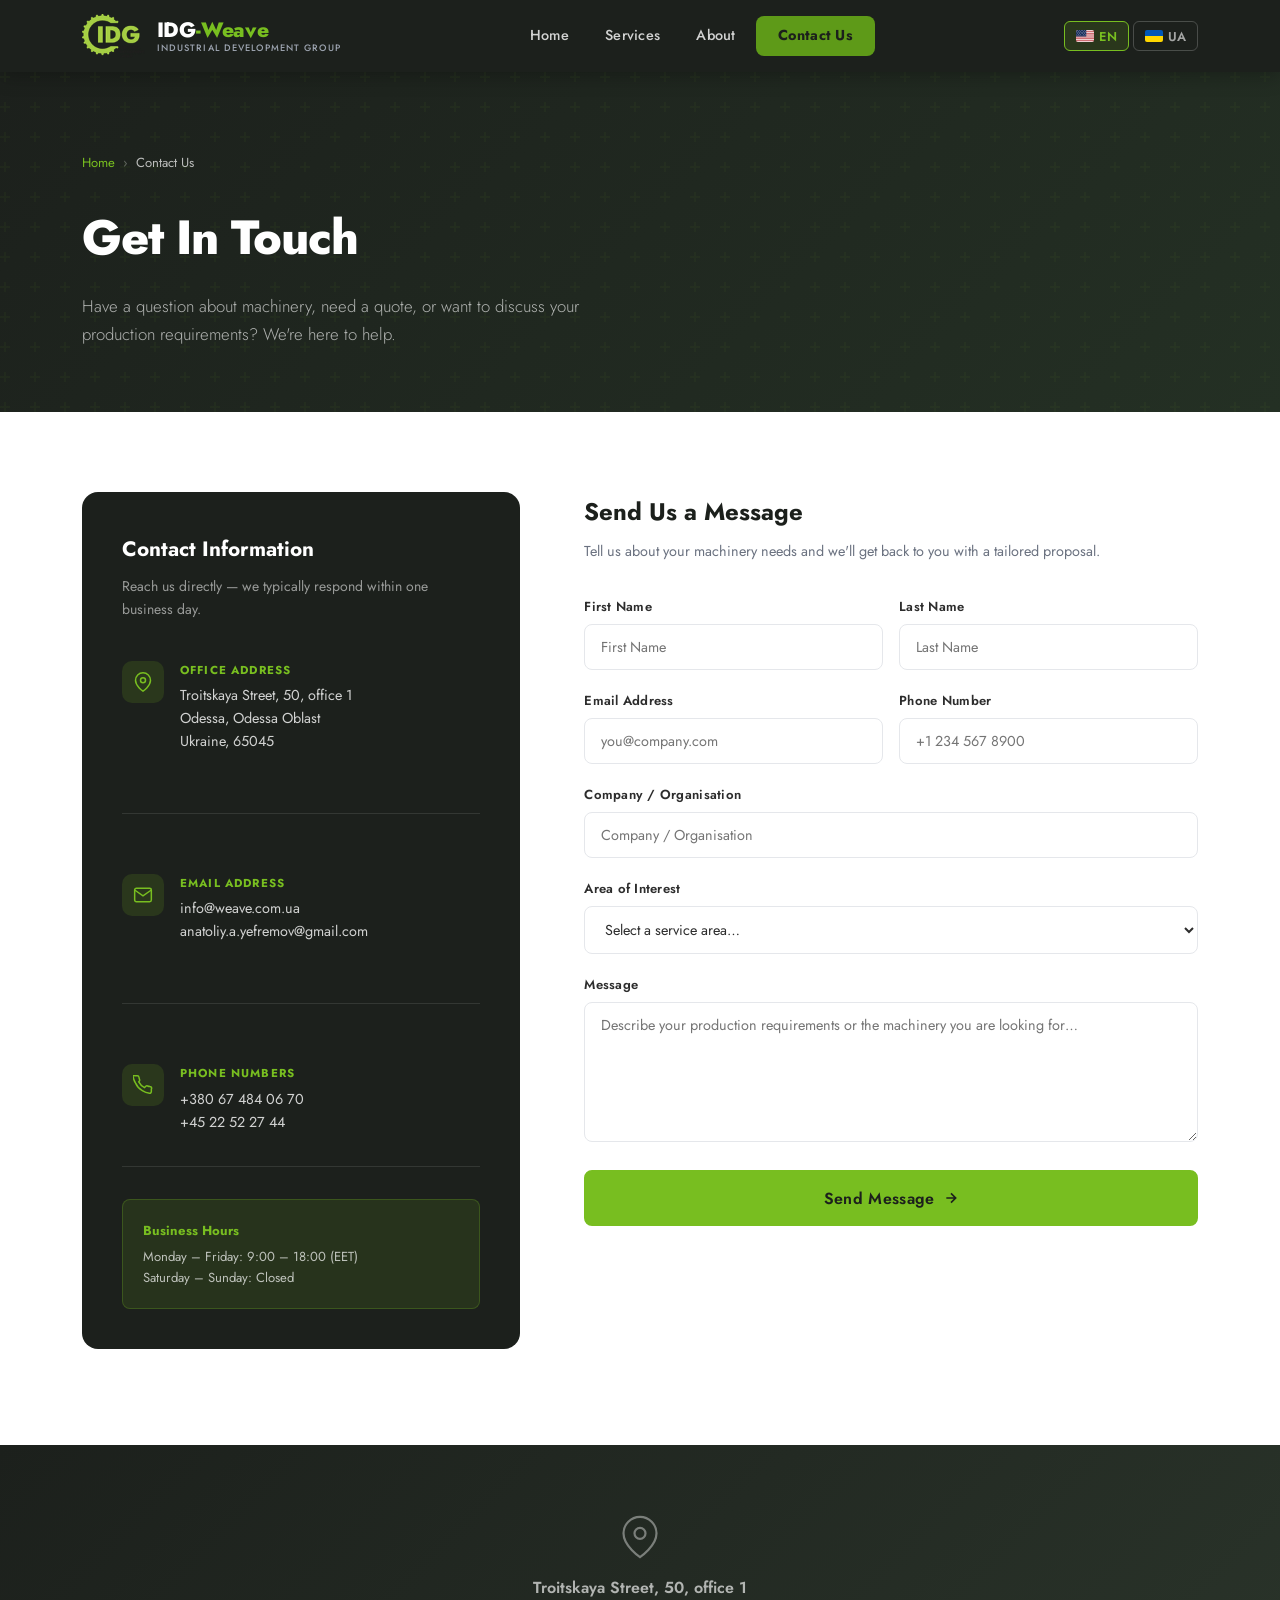
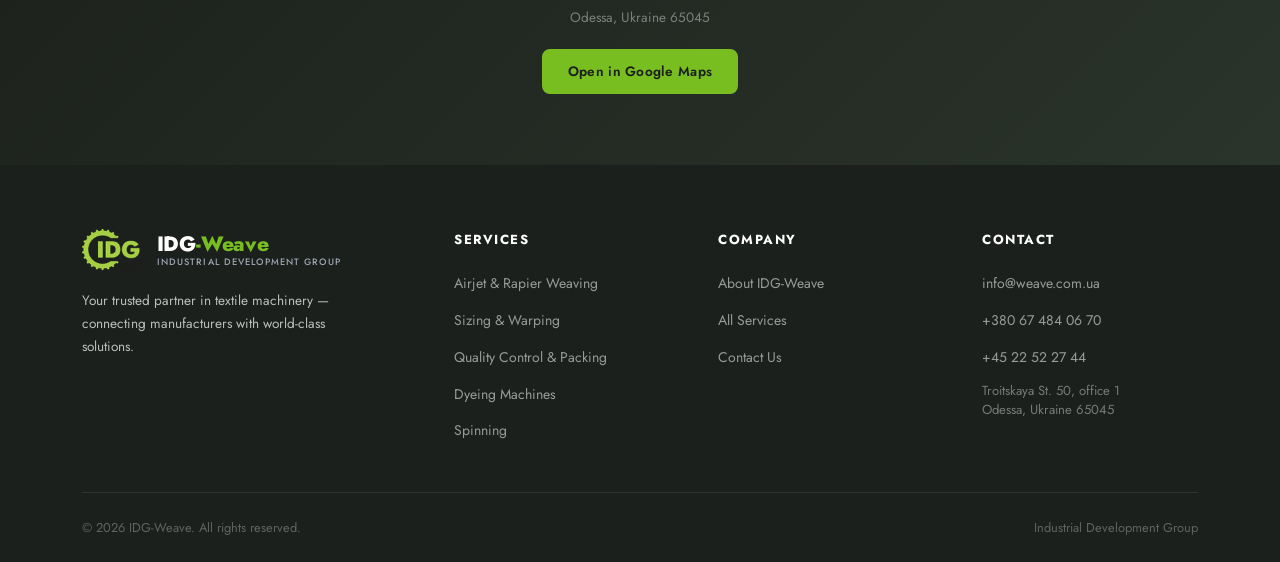
<file: contact.html>
<!DOCTYPE html>
<html lang="en">
<head>
  <meta charset="UTF-8">
  <meta name="viewport" content="width=device-width, initial-scale=1.0">
  <title>Contact — IDG-Weave</title>
  <meta name="description" content="Contact IDG-Weave — get in touch for textile machinery inquiries, quotes and technical consultations.">
  <link rel="preconnect" href="https://fonts.googleapis.com">
  <link rel="preconnect" href="https://fonts.gstatic.com" crossorigin>
  <link href="https://fonts.googleapis.com/css2?family=Jost:wght@300;400;500;600;700;800&display=swap" rel="stylesheet">
  <link rel="stylesheet" href="css/style.css">
</head>
<body>

<header class="site-header">
  <nav class="nav">
    <a href="index.html" class="logo">
      <img src="idg_logo.png" alt="IDG-Weave" class="logo-img">
      <div class="logo-text">
        <span class="logo-name">IDG<span>-Weave</span></span>
        <span class="logo-sub">Industrial Development Group</span>
      </div>
    </a>
    <div class="nav-links" id="navLinks">
      <a href="index.html" data-i18n="nav_home">Home</a>
      <a href="services.html" data-i18n="nav_services">Services</a>
      <a href="about.html" data-i18n="nav_about">About</a>
      <a href="contact.html" class="nav-cta" style="background:var(--green-dark)!important" data-i18n="nav_contact">Contact Us</a>
    </div>
    <div class="lang-switcher">
      <button class="lang-btn active" data-lang="en"><img src="images/flag-en.svg" alt="EN"> EN</button>
      <button class="lang-btn" data-lang="ua"><img src="images/flag-ua.svg" alt="UA"> UA</button>
    </div>
    <button class="nav-toggle" id="navToggle" aria-label="Menu"><span></span><span></span><span></span></button>
  </nav>
</header>

<!-- PAGE HERO -->
<section class="page-hero">
  <div class="container">
    <div class="page-hero-content">
      <div class="breadcrumb">
        <a href="index.html" data-i18n="nav_home">Home</a><span>›</span>
        <span style="color:rgba(255,255,255,0.7)" data-i18n="nav_contact">Contact Us</span>
      </div>
      <h1 data-i18n="contact_page_h1">Get In Touch</h1>
      <p data-i18n="contact_page_sub">Have a question about machinery, need a quote, or want to discuss your production requirements? We're here to help.</p>
    </div>
  </div>
</section>

<!-- CONTACT SECTION -->
<section class="contact-section" style="padding:5rem 0 6rem">
  <div class="container">
    <div class="contact-grid">

      <!-- Info Card -->
      <div>
        <div class="contact-info-card">
          <h3 data-i18n="contact_info_title">Contact Information</h3>
          <p data-i18n="contact_info_p">Reach us directly — we typically respond within one business day.</p>

          <div class="info-items">
            <div class="info-item">
              <div class="info-icon">
                <svg viewBox="0 0 24 24" fill="none" stroke="currentColor" stroke-width="1.8"><path d="M21 10c0 7-9 13-9 13s-9-6-9-13a9 9 0 0118 0z"/><circle cx="12" cy="10" r="3"/></svg>
              </div>
              <div class="info-item-text">
                <p data-i18n="contact_addr_label">Office Address</p>
                <p data-i18n-html="contact_addr">Troitskaya Street, 50, office 1<br>Odessa, Odessa Oblast<br>Ukraine, 65045</p>
              </div>
            </div>

            <div class="contact-divider"></div>

            <div class="info-item">
              <div class="info-icon">
                <svg viewBox="0 0 24 24" fill="none" stroke="currentColor" stroke-width="1.8"><path d="M4 4h16c1.1 0 2 .9 2 2v12c0 1.1-.9 2-2 2H4c-1.1 0-2-.9-2-2V6c0-1.1.9-2 2-2z"/><polyline points="22,6 12,13 2,6"/></svg>
              </div>
              <div class="info-item-text">
                <p data-i18n="contact_email_label">Email Address</p>
                <p><a href="mailto:info@weave.com.ua">info@weave.com.ua</a></p>
                <p><a href="mailto:anatoliy.a.yefremov@gmail.com">anatoliy.a.yefremov@gmail.com</a></p>
              </div>
            </div>

            <div class="contact-divider"></div>

            <div class="info-item">
              <div class="info-icon">
                <svg viewBox="0 0 24 24" fill="none" stroke="currentColor" stroke-width="1.8"><path d="M22 16.92v3a2 2 0 01-2.18 2 19.79 19.79 0 01-8.63-3.07A19.5 19.5 0 013.07 9.8a19.79 19.79 0 01-3.07-8.68A2 2 0 012.18 1h3a2 2 0 012 1.72c.127.96.361 1.903.7 2.81a2 2 0 01-.45 2.11L6.91 8.15a16 16 0 006.94 6.94l1.52-1.52a2 2 0 012.11-.45c.907.339 1.85.573 2.81.7A2 2 0 0122 16.92z"/></svg>
              </div>
              <div class="info-item-text">
                <p data-i18n="contact_phone_label">Phone Numbers</p>
                <p><a href="tel:+380674840670">+380 67 484 06 70</a></p>
                <p><a href="tel:+4522522744">+45 22 52 27 44</a></p>
              </div>
            </div>
          </div>

          <div class="contact-divider"></div>

          <div style="background:rgba(120,190,32,0.12);border:1px solid rgba(120,190,32,0.25);border-radius:var(--radius);padding:1.25rem">
            <p style="font-size:0.82rem;color:rgba(255,255,255,0.7);line-height:1.6">
              <strong style="color:var(--green);display:block;margin-bottom:0.3rem" data-i18n="contact_hours_title">Business Hours</strong>
              <span data-i18n-html="contact_hours">Monday – Friday: 9:00 – 18:00 (EET)<br>Saturday – Sunday: Closed</span>
            </p>
          </div>
        </div>
      </div>

      <!-- Form -->
      <div class="contact-form-wrap">
        <h3 data-i18n="form_title">Send Us a Message</h3>
        <p data-i18n="form_p">Tell us about your machinery needs and we'll get back to you with a tailored proposal.</p>

        <form id="contactForm" novalidate>
          <div class="form-row">
            <div class="form-group">
              <label for="firstName" data-i18n="form_fname">First Name</label>
              <input type="text" id="firstName" name="firstName" data-i18n-placeholder="form_fname" placeholder="First Name" required>
            </div>
            <div class="form-group">
              <label for="lastName" data-i18n="form_lname">Last Name</label>
              <input type="text" id="lastName" name="lastName" data-i18n-placeholder="form_lname" placeholder="Last Name" required>
            </div>
          </div>
          <div class="form-row">
            <div class="form-group">
              <label for="email" data-i18n="form_email_label">Email Address</label>
              <input type="email" id="email" name="email" placeholder="you@company.com" required>
            </div>
            <div class="form-group">
              <label for="phone" data-i18n="form_phone_label">Phone Number</label>
              <input type="tel" id="phone" name="phone" placeholder="+1 234 567 8900">
            </div>
          </div>
          <div class="form-group">
            <label for="company" data-i18n="form_company">Company / Organisation</label>
            <input type="text" id="company" name="company" data-i18n-placeholder="form_company" placeholder="Company / Organisation">
          </div>
          <div class="form-group">
            <label for="subject" data-i18n="form_subject">Area of Interest</label>
            <select id="subject" name="subject">
              <option value="" data-i18n="form_select">Select a service area…</option>
              <option>Airjet &amp; Rapier Weaving</option>
              <option>Sizing &amp; Warping</option>
              <option>Quality Control &amp; Packing</option>
              <option>Laboratory Testing</option>
              <option>Dyeing Machines</option>
              <option>Stenters</option>
              <option>Climate &amp; Waste Control</option>
              <option>Washing, Bleaching &amp; Mercerizing</option>
              <option>Spinning</option>
              <option>General Inquiry</option>
            </select>
          </div>
          <div class="form-group">
            <label for="message" data-i18n="form_message">Message</label>
            <textarea id="message" name="message" placeholder="Describe your production requirements or the machinery you are looking for…" required></textarea>
          </div>
          <button type="submit" class="btn btn-primary" style="width:100%;justify-content:center;padding:0.9rem 2rem;font-size:1rem">
            <span data-i18n="form_submit">Send Message</span>
            <svg width="16" height="16" viewBox="0 0 24 24" fill="none" stroke="currentColor" stroke-width="2.5"><path d="M5 12h14M12 5l7 7-7 7"/></svg>
          </button>
          <p id="formSuccess" style="display:none;margin-top:1rem;padding:1rem;background:var(--green-light);color:var(--green-dark);border-radius:var(--radius);font-size:0.9rem;font-weight:600;text-align:center" data-i18n="form_success">✓ Thank you! Your message has been sent. We'll be in touch shortly.</p>
          <p id="formError"   style="display:none;margin-top:1rem;padding:1rem;background:#fef2f2;color:#dc2626;border-radius:var(--radius);font-size:0.9rem;font-weight:600;text-align:center" data-i18n="form_error">Please fill in all required fields.</p>
        </form>
      </div>

    </div>
  </div>
</section>

<!-- MAP PLACEHOLDER -->
<div style="width:100%;height:320px;background:linear-gradient(135deg,var(--dark) 0%,#2a342a 100%);display:flex;align-items:center;justify-content:center;flex-direction:column;gap:1rem;color:rgba(255,255,255,0.4)">
  <svg width="44" height="44" viewBox="0 0 24 24" fill="none" stroke="currentColor" stroke-width="1.2"><path d="M21 10c0 7-9 13-9 13s-9-6-9-13a9 9 0 0118 0z"/><circle cx="12" cy="10" r="3"/></svg>
  <div style="text-align:center">
    <div style="font-size:1rem;font-weight:600;color:rgba(255,255,255,0.65)">Troitskaya Street, 50, office 1</div>
    <div style="font-size:0.85rem;margin-top:0.3rem">Odessa, Ukraine 65045</div>
  </div>
  <a href="https://maps.google.com/maps?q=%D1%83%D0%BB.+%D0%A2%D1%80%D0%BE%D0%B8%D1%86%D0%BA%D0%B0%D1%8F%2C+50%2C+%D0%9E%D0%B4%D0%B5%D1%81%D1%81%D0%B0" target="_blank" rel="noopener" class="btn btn-primary" style="margin-top:0.25rem;font-size:0.85rem;padding:0.6rem 1.5rem">
    <span data-i18n="map_open">Open in Google Maps</span>
  </a>
</div>

<footer class="site-footer">
  <div class="container">
    <div class="footer-grid">
      <div class="footer-brand">
        <a href="index.html" class="logo" style="margin-bottom:1rem">
          <img src="idg_logo.png" alt="IDG-Weave" class="logo-img">
          <div class="logo-text"><span class="logo-name">IDG<span>-Weave</span></span><span class="logo-sub">Industrial Development Group</span></div>
        </a>
        <p data-i18n="footer_tagline">Your trusted partner in textile machinery — connecting manufacturers with world-class solutions.</p>
      </div>
      <div class="footer-col">
        <h4 data-i18n="footer_services">Services</h4>
        <ul>
          <li><a href="services.html#weaving" data-i18n="s1_title">Airjet &amp; Rapier Weaving</a></li>
          <li><a href="services.html#sizing" data-i18n="s2_title">Sizing &amp; Warping</a></li>
          <li><a href="services.html#quality" data-i18n="s3_title">Quality Control</a></li>
          <li><a href="services.html#dyeing" data-i18n="s5_title">Dyeing Machines</a></li>
          <li><a href="services.html#spinning" data-i18n="s9_title">Spinning</a></li>
        </ul>
      </div>
      <div class="footer-col">
        <h4 data-i18n="footer_company">Company</h4>
        <ul>
          <li><a href="about.html" data-i18n="footer_about">About IDG-Weave</a></li>
          <li><a href="services.html" data-i18n="footer_all_services">All Services</a></li>
          <li><a href="contact.html" data-i18n="nav_contact">Contact Us</a></li>
        </ul>
      </div>
      <div class="footer-col">
        <h4 data-i18n="footer_contact_col">Contact</h4>
        <ul>
          <li><a href="mailto:info@weave.com.ua">info@weave.com.ua</a></li>
          <li><a href="tel:+380674840670">+380 67 484 06 70</a></li>
          <li><a href="tel:+4522522744">+45 22 52 27 44</a></li>
          <li style="color:rgba(255,255,255,0.4);font-size:0.82rem;line-height:1.5">Troitskaya St. 50, office 1<br>Odessa, Ukraine 65045</li>
        </ul>
      </div>
    </div>
    <div class="footer-bottom">
      <span>&copy; 2026 IDG-Weave. <span data-i18n="footer_copyright">All rights reserved.</span></span>
      <span>Industrial Development Group</span>
    </div>
  </div>
</footer>

<script src="js/i18n.js"></script>
<script src="js/main.js"></script>
</body>
</html>
</file>
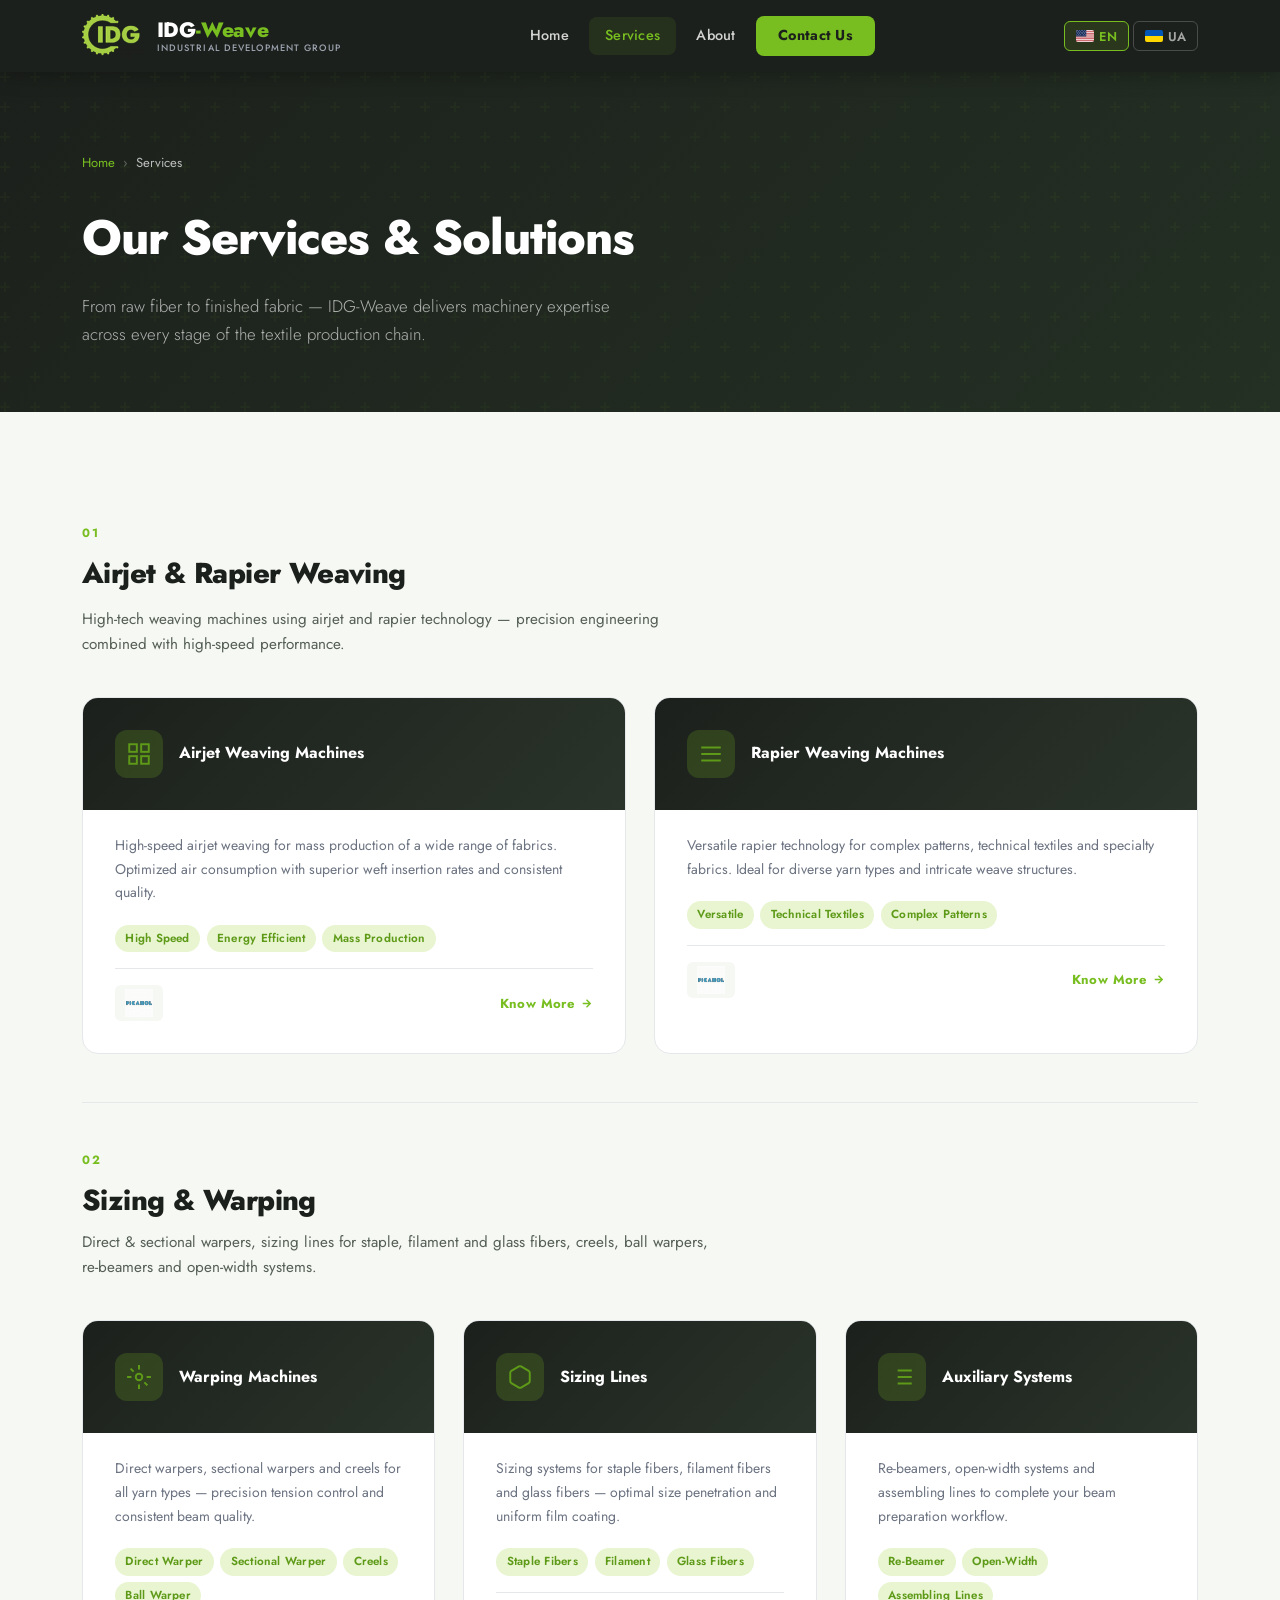
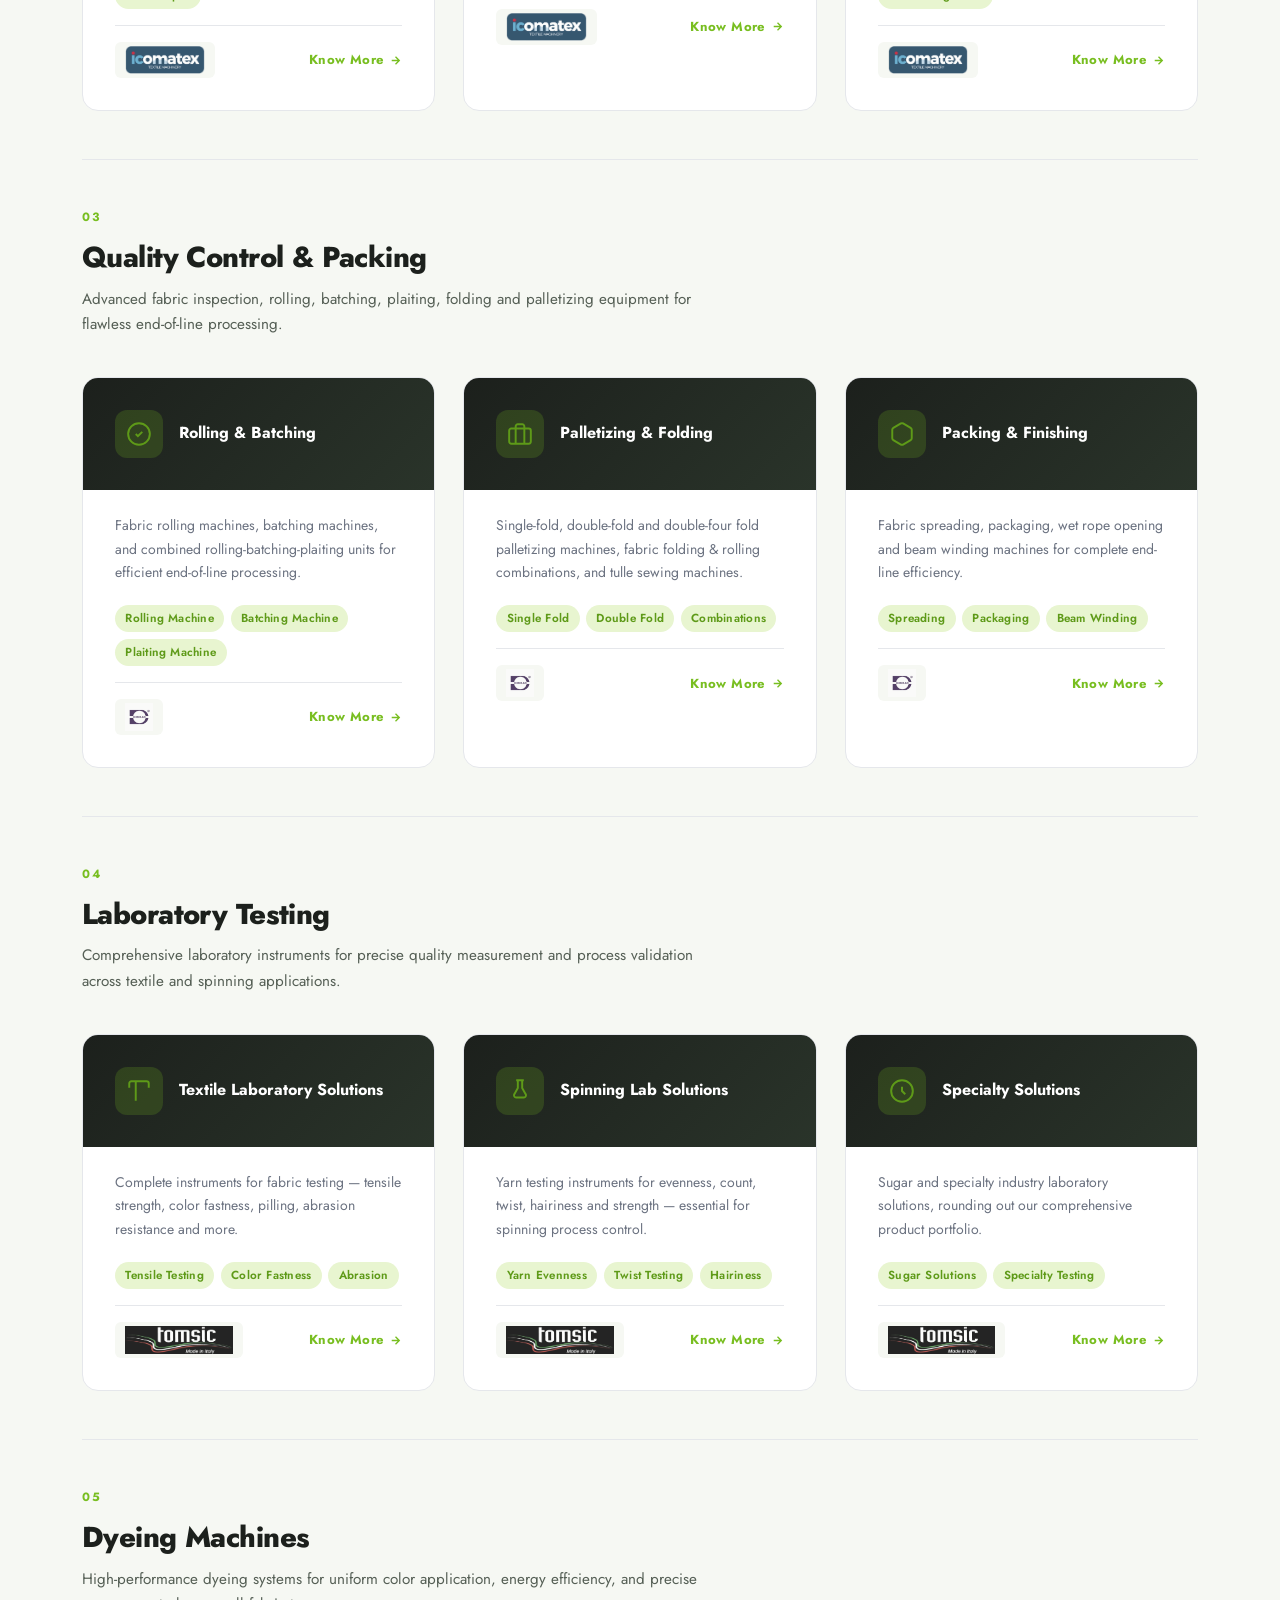
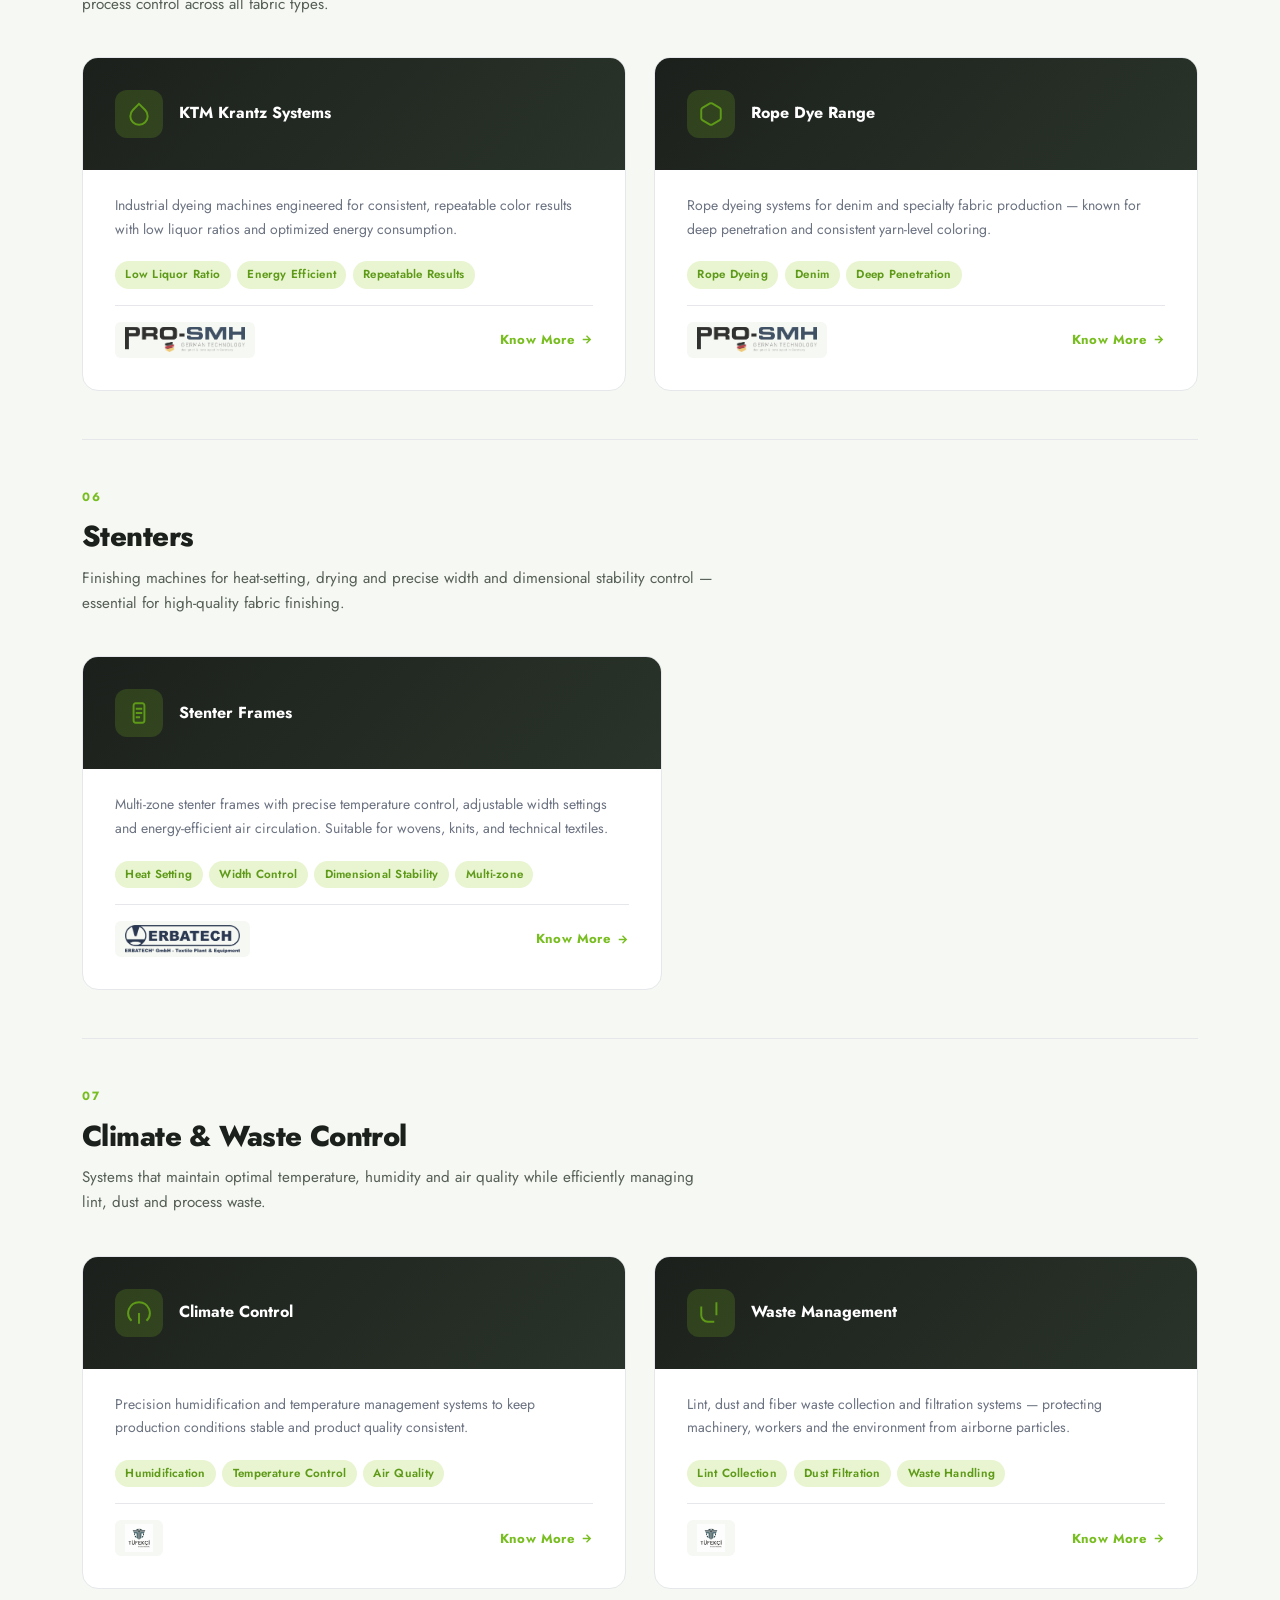
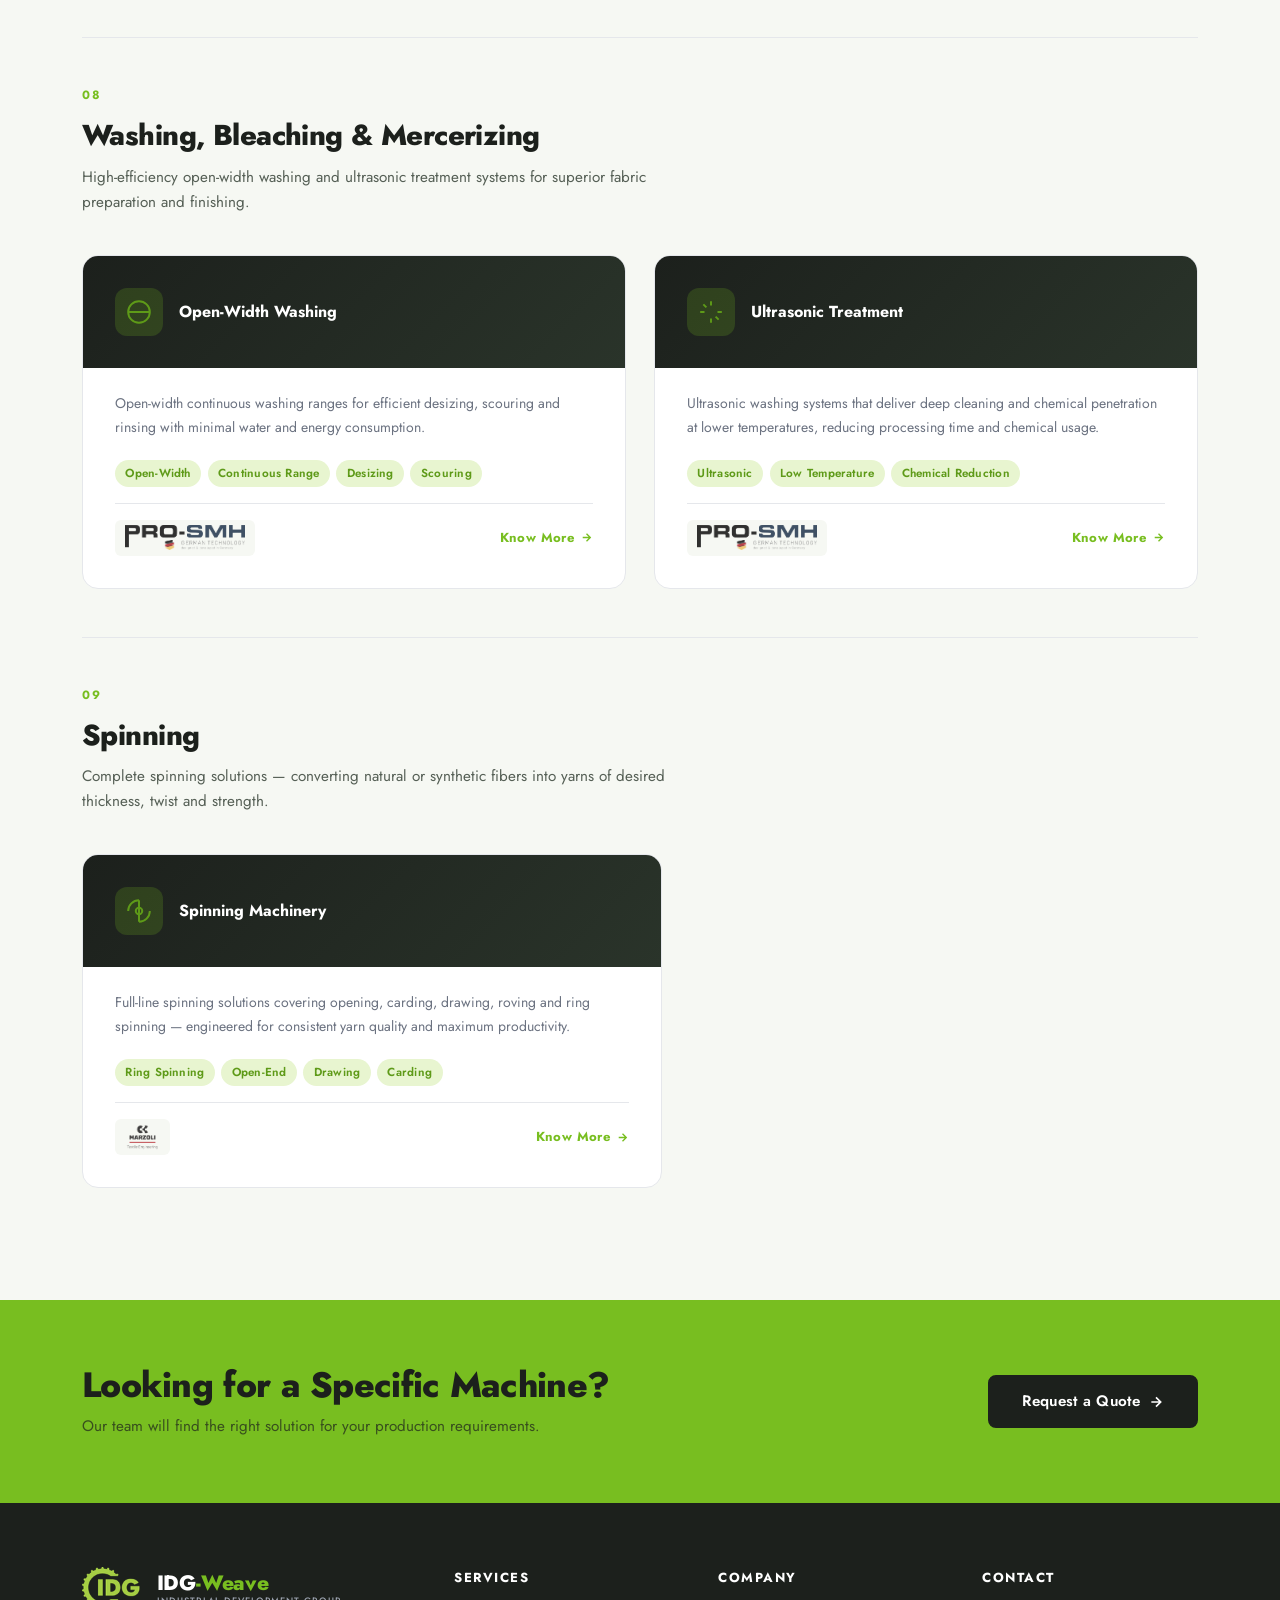
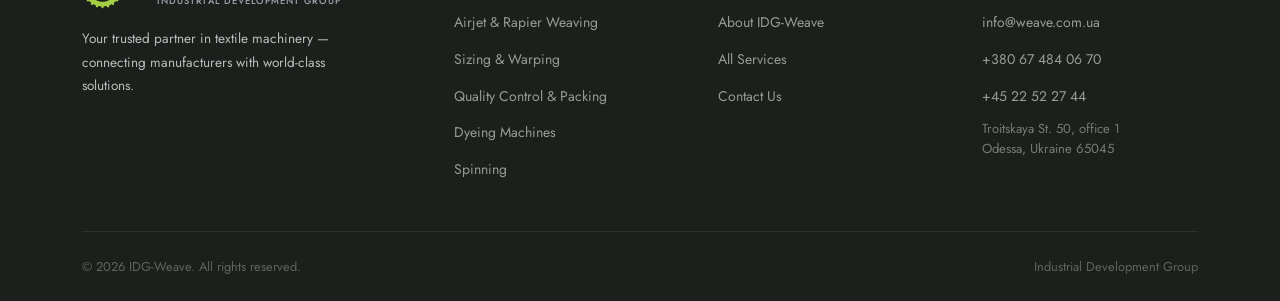
<file: services.html>
﻿<!DOCTYPE html>
<html lang="en">
<head>
  <meta charset="UTF-8">
  <meta name="viewport" content="width=device-width, initial-scale=1.0">
  <title>Services</title>
  <meta name="description" content="IDG-Weave provides comprehensive textile machinery solutions: weaving, spinning, dyeing, finishing, quality control, laboratory testing and more.">
  <link rel="preconnect" href="https://fonts.googleapis.com">
  <link rel="preconnect" href="https://fonts.gstatic.com" crossorigin>
  <link href="https://fonts.googleapis.com/css2?family=Jost:wght@300;400;500;600;700;800&display=swap" rel="stylesheet">
  <link rel="stylesheet" href="css/style.css">
</head>
<body>

<header class="site-header">
  <nav class="nav">
    <a href="index.html" class="logo">
      <img src="idg_logo.png" alt="IDG-Weave" class="logo-img">
      <div class="logo-text">
        <span class="logo-name">IDG<span>-Weave</span></span>
        <span class="logo-sub">Industrial Development Group</span>
      </div>
    </a>
    <div class="nav-links" id="navLinks">
      <a href="index.html" data-i18n="nav_home">Home</a>
      <a href="services.html" class="active" data-i18n="nav_services">Services</a>
      <a href="about.html" data-i18n="nav_about">About</a>
      <a href="contact.html" class="nav-cta" data-i18n="nav_contact">Contact Us</a>
    </div>
    <div class="lang-switcher">
      <button class="lang-btn active" data-lang="en"><img src="images/flag-en.svg" alt="EN"> EN</button>
      <button class="lang-btn" data-lang="ua"><img src="images/flag-ua.svg" alt="UA"> UA</button>
    </div>
    <button class="nav-toggle" id="navToggle" aria-label="Menu"><span></span><span></span><span></span></button>
  </nav>
</header>

<!-- PAGE HERO -->
<section class="page-hero">
  <div class="container">
    <div class="page-hero-content">
      <div class="breadcrumb">
        <a href="index.html" data-i18n="nav_home">Home</a><span>&rsaquo;</span>
        <span style="color:rgba(255,255,255,0.7)" data-i18n="nav_services">Services</span>
      </div>
      <h1 data-i18n="services_page_h1">Our Services &amp; Solutions</h1>
      <p data-i18n="services_page_sub">From raw fiber to finished fabric IDG-Weave delivers machinery expertise across every stage of the textile production chain.</p>
    </div>
  </div>
</section>

<!-- SERVICES FULL -->
<section class="services-full">
  <div class="container">

    <!-- â”€â”€ 1. WEAVING â”€â”€â”€â”€â”€â”€â”€â”€â”€â”€â”€â”€â”€â”€â”€â”€â”€â”€â”€â”€â”€â”€â”€â”€â”€â”€â”€â”€â”€ -->
    <div id="weaving" style="padding-top:2rem;margin-bottom:3rem">
      <p class="section-eyebrow">01</p>
      <h2 class="section-title" style="font-size:1.8rem" data-i18n="s1_title">Airjet &amp; Rapier Weaving</h2>
      <p style="color:var(--text-light);max-width:640px;font-size:0.95rem;margin-bottom:2.5rem" data-i18n="s1_desc">High-tech weaving machines using airjet and rapier technology &mdash; precision engineering combined with high-speed performance.</p>

      <div class="services-full-grid" style="grid-template-columns:repeat(2,1fr)">
        <div class="service-full-card">
          <div class="service-card-header">
            <div class="service-icon"><svg viewBox="0 0 24 24" fill="none" stroke="currentColor" stroke-width="1.8" width="24" height="24"><rect x="3" y="3" width="7" height="7"/><rect x="14" y="3" width="7" height="7"/><rect x="3" y="14" width="7" height="7"/><rect x="14" y="14" width="7" height="7"/></svg></div>
            <h3>Airjet Weaving Machines</h3>
          </div>
          <div class="service-card-body">
            <p>High-speed airjet weaving for mass production of a wide range of fabrics. Optimized air consumption with superior weft insertion rates and consistent quality.</p>
            <div class="service-tags"><span class="tag">High Speed</span><span class="tag">Energy Efficient</span><span class="tag">Mass Production</span></div>
            <div class="partner-row" style="margin-top:1rem">
			  <div class="partner-logo-wrap"><img src="images/partners/picanol.jpg" alt="PICANOL"></div>
              <a href="https://www.picanol.be/en/machines-features/machines" target="_blank" rel="noopener" class="know-more-link"><span data-i18n="know_more">Know More</span><svg viewBox="0 0 24 24" fill="none" stroke="currentColor" stroke-width="2.5"><path d="M5 12h14M12 5l7 7-7 7"/></svg></a>
            </div>
          </div>
        </div>
        <div class="service-full-card">
          <div class="service-card-header">
            <div class="service-icon"><svg viewBox="0 0 24 24" fill="none" stroke="currentColor" stroke-width="1.8" width="24" height="24"><path d="M3 12h18M3 6h18M3 18h18"/></svg></div>
            <h3>Rapier Weaving Machines</h3>
          </div>
          <div class="service-card-body">
            <p>Versatile rapier technology for complex patterns, technical textiles and specialty fabrics. Ideal for diverse yarn types and intricate weave structures.</p>
            <div class="service-tags"><span class="tag">Versatile</span><span class="tag">Technical Textiles</span><span class="tag">Complex Patterns</span></div>
            <div class="partner-row" style="margin-top:1rem">
              <div class="partner-logo-wrap"><img src="images/partners/picanol.jpg" alt="PICANOL"></div>
              <a href="https://www.picanol.be/en/machines-features/machines" target="_blank" rel="noopener" class="know-more-link"><span data-i18n="know_more">Know More</span><svg viewBox="0 0 24 24" fill="none" stroke="currentColor" stroke-width="2.5"><path d="M5 12h14M12 5l7 7-7 7"/></svg></a>
            </div>
          </div>
        </div>
      </div>
    </div>

    <hr style="border:none;border-top:1px solid var(--border);margin:1rem 0 3rem">

    <!-- â”€â”€ 2. SIZING & WARPING â”€â”€â”€â”€â”€â”€â”€â”€â”€â”€â”€â”€â”€â”€â”€â”€â”€â”€â”€â”€â”€ -->
    <div id="sizing" style="margin-bottom:3rem">
      <p class="section-eyebrow">02</p>
      <h2 class="section-title" style="font-size:1.8rem;margin-bottom:0.75rem" data-i18n="s2_title">Sizing &amp; Warping</h2>
      <p style="color:var(--text-light);max-width:640px;font-size:0.95rem;margin-bottom:2.5rem" data-i18n="s2_desc">Direct &amp; sectional warpers, sizing lines for staple, filament and glass fibers, creels, ball warpers and open-width systems.</p>

      <div class="services-full-grid">
        <div class="service-full-card">
          <div class="service-card-header">
            <div class="service-icon"><svg viewBox="0 0 24 24" fill="none" stroke="currentColor" stroke-width="1.8" width="24" height="24"><circle cx="12" cy="12" r="3"/><path d="M12 1v4M12 19v4M4.22 4.22l2.83 2.83M16.95 16.95l2.83 2.83M1 12h4M19 12h4"/></svg></div>
            <h3>Warping Machines</h3>
          </div>
          <div class="service-card-body">
            <p>Direct warpers, sectional warpers and creels for all yarn types &mdash; precision tension control and consistent beam quality.</p>
            <div class="service-tags"><span class="tag">Direct Warper</span><span class="tag">Sectional Warper</span><span class="tag">Creels</span><span class="tag">Ball Warper</span></div>
            <div class="partner-row" style="margin-top:1rem">
              <div class="partner-logo-wrap"><img src="images/partners/icomatex.png" alt="Icomatex"></div>
              <a href="https://icomatex.com/en/about-us/" target="_blank" rel="noopener" class="know-more-link"><span data-i18n="know_more">Know More</span><svg viewBox="0 0 24 24" fill="none" stroke="currentColor" stroke-width="2.5"><path d="M5 12h14M12 5l7 7-7 7"/></svg></a>
            </div>
          </div>
        </div>
        <div class="service-full-card">
          <div class="service-card-header">
            <div class="service-icon"><svg viewBox="0 0 24 24" fill="none" stroke="currentColor" stroke-width="1.8" width="24" height="24"><path d="M21 16V8a2 2 0 00-1-1.73l-7-4a2 2 0 00-2 0l-7 4A2 2 0 003 8v8a2 2 0 001 1.73l7 4a2 2 0 002 0l7-4A2 2 0 0021 16z"/></svg></div>
            <h3>Sizing Lines</h3>
          </div>
          <div class="service-card-body">
            <p>Sizing systems for staple fibers, filament fibers and glass fibers &mdash; optimal size penetration and uniform film coating.</p>
            <div class="service-tags"><span class="tag">Staple Fibers</span><span class="tag">Filament</span><span class="tag">Glass Fibers</span></div>
            <div class="partner-row" style="margin-top:1rem">
              <div class="partner-logo-wrap"><img src="images/partners/icomatex.png" alt="Icomatex"></div>
              <a href="https://icomatex.com/en/about-us/" target="_blank" rel="noopener" class="know-more-link"><span data-i18n="know_more">Know More</span><svg viewBox="0 0 24 24" fill="none" stroke="currentColor" stroke-width="2.5"><path d="M5 12h14M12 5l7 7-7 7"/></svg></a>
            </div>
          </div>
        </div>
        <div class="service-full-card">
          <div class="service-card-header">
            <div class="service-icon"><svg viewBox="0 0 24 24" fill="none" stroke="currentColor" stroke-width="1.8" width="24" height="24"><path d="M8 6h13M8 12h13M8 18h13M3 6h.01M3 12h.01M3 18h.01"/></svg></div>
            <h3>Auxiliary Systems</h3>
          </div>
          <div class="service-card-body">
            <p>Re-beamers, open-width systems and assembling lines to complete your beam preparation workflow.</p>
            <div class="service-tags"><span class="tag">Re-Beamer</span><span class="tag">Open-Width</span><span class="tag">Assembling Lines</span></div>
            <div class="partner-row" style="margin-top:1rem">
              <div class="partner-logo-wrap"><img src="images/partners/icomatex.png" alt="Icomatex"></div>
              <a href="https://icomatex.com/en/about-us/" target="_blank" rel="noopener" class="know-more-link"><span data-i18n="know_more">Know More</span><svg viewBox="0 0 24 24" fill="none" stroke="currentColor" stroke-width="2.5"><path d="M5 12h14M12 5l7 7-7 7"/></svg></a>
            </div>
          </div>
        </div>
      </div>
    </div>

    <hr style="border:none;border-top:1px solid var(--border);margin:1rem 0 3rem">

    <!-- â”€â”€ 3. QUALITY CONTROL â”€â”€â”€â”€â”€â”€â”€â”€â”€â”€â”€â”€â”€â”€â”€â”€â”€â”€â”€â”€â”€â”€â”€ -->
    <div id="quality" style="margin-bottom:3rem">
      <p class="section-eyebrow">03</p>
      <h2 class="section-title" style="font-size:1.8rem;margin-bottom:0.75rem" data-i18n="s3_title">Quality Control, Inspection &amp; Packing</h2>
      <p style="color:var(--text-light);max-width:640px;font-size:0.95rem;margin-bottom:2.5rem" data-i18n="s3_desc">Advanced fabric inspection, rolling, batching, plaiting, folding and palletizing equipment for flawless end-of-line processing.</p>

      <div class="services-full-grid">
        <div class="service-full-card">
          <div class="service-card-header">
            <div class="service-icon"><svg viewBox="0 0 24 24" fill="none" stroke="currentColor" stroke-width="1.8" width="24" height="24"><path d="M9 12l2 2 4-4"/><circle cx="12" cy="12" r="10"/></svg></div>
            <h3>Rolling &amp; Batching</h3>
          </div>
          <div class="service-card-body">
            <p>Fabric rolling machines, batching machines, and combined rolling-batching-plaiting units for efficient end-of-line processing.</p>
            <div class="service-tags"><span class="tag">Rolling Machine</span><span class="tag">Batching Machine</span><span class="tag">Plaiting Machine</span></div>
            <div class="partner-row" style="margin-top:1rem">
              <div class="partner-logo-wrap"><img src="images/partners/demsan.png" alt="Demsan"></div>
              <a href="https://demsan.com.tr/en/category/fabric-rolling-machine" target="_blank" rel="noopener" class="know-more-link"><span data-i18n="know_more">Know More</span><svg viewBox="0 0 24 24" fill="none" stroke="currentColor" stroke-width="2.5"><path d="M5 12h14M12 5l7 7-7 7"/></svg></a>
            </div>
          </div>
        </div>
        <div class="service-full-card">
          <div class="service-card-header">
            <div class="service-icon"><svg viewBox="0 0 24 24" fill="none" stroke="currentColor" stroke-width="1.8" width="24" height="24"><rect x="2" y="7" width="20" height="14" rx="2"/><path d="M16 21V5a2 2 0 00-2-2h-4a2 2 0 00-2 2v16"/></svg></div>
            <h3>Palletizing &amp; Folding</h3>
          </div>
          <div class="service-card-body">
            <p>Single-fold, double-fold and double-four fold palletizing machines, fabric folding &amp; rolling combinations, and tulle sewing machines.</p>
            <div class="service-tags"><span class="tag">Single Fold</span><span class="tag">Double Fold</span><span class="tag">Combinations</span></div>
            <div class="partner-row" style="margin-top:1rem">
              <div class="partner-logo-wrap"><img src="images/partners/demsan.png" alt="Demsan"></div>
              <a href="https://demsan.com.tr/en/category/single-fold-fabric-palletizing-machine" target="_blank" rel="noopener" class="know-more-link"><span data-i18n="know_more">Know More</span><svg viewBox="0 0 24 24" fill="none" stroke="currentColor" stroke-width="2.5"><path d="M5 12h14M12 5l7 7-7 7"/></svg></a>
            </div>
          </div>
        </div>
        <div class="service-full-card">
          <div class="service-card-header">
            <div class="service-icon"><svg viewBox="0 0 24 24" fill="none" stroke="currentColor" stroke-width="1.8" width="24" height="24"><path d="M21 16V8a2 2 0 00-1-1.73l-7-4a2 2 0 00-2 0l-7 4A2 2 0 003 8v8a2 2 0 001 1.73l7 4a2 2 0 002 0l7-4A2 2 0 0021 16z"/></svg></div>
            <h3>Packing &amp; Finishing</h3>
          </div>
          <div class="service-card-body">
            <p>Fabric spreading, packaging, wet rope opening and beam winding machines for complete end-line efficiency.</p>
            <div class="service-tags"><span class="tag">Spreading</span><span class="tag">Packaging</span><span class="tag">Beam Winding</span></div>
            <div class="partner-row" style="margin-top:1rem">
              <div class="partner-logo-wrap"><img src="images/partners/demsan.png" alt="Demsan"></div>
              <a href="https://demsan.com.tr/en/category/fabric-packaging-machine" target="_blank" rel="noopener" class="know-more-link"><span data-i18n="know_more">Know More</span><svg viewBox="0 0 24 24" fill="none" stroke="currentColor" stroke-width="2.5"><path d="M5 12h14M12 5l7 7-7 7"/></svg></a>
            </div>
          </div>
        </div>
      </div>
    </div>

    <hr style="border:none;border-top:1px solid var(--border);margin:1rem 0 3rem">

    <!-- â”€â”€ 4. LABORATORY â”€â”€â”€â”€â”€â”€â”€â”€â”€â”€â”€â”€â”€â”€â”€â”€â”€â”€â”€â”€â”€â”€â”€â”€â”€â”€â”€ -->
    <div id="laboratory" style="margin-bottom:3rem">
      <p class="section-eyebrow">04</p>
      <h2 class="section-title" style="font-size:1.8rem;margin-bottom:0.75rem" data-i18n="s4_title">Laboratory Testing</h2>
      <p style="color:var(--text-light);max-width:640px;font-size:0.95rem;margin-bottom:2.5rem" data-i18n="s4_desc">Comprehensive laboratory instruments for precise quality measurement and process validation across textile and spinning applications.</p>

      <div class="services-full-grid">
        <div class="service-full-card">
          <div class="service-card-header">
            <div class="service-icon"><svg viewBox="0 0 24 24" fill="none" stroke="currentColor" stroke-width="1.8" width="24" height="24"><path d="M9 3H5a2 2 0 00-2 2v4m6-6h10a2 2 0 012 2v4M9 3v18"/></svg></div>
            <h3>Textile Laboratory Solutions</h3>
          </div>
          <div class="service-card-body">
            <p>Complete instruments for fabric testing &mdash; tensile strength, color fastness, pilling, abrasion resistance and more.</p>
            <div class="service-tags"><span class="tag">Tensile Testing</span><span class="tag">Color Fastness</span><span class="tag">Abrasion</span></div>
            <div class="partner-row" style="margin-top:1rem">
              <div class="partner-logo-wrap"><img src="images/partners/tomsic.webp" alt="Tomsic"></div>
              <a href="https://www.tomsic.it/laboratory-solutions-lineup/" target="_blank" rel="noopener" class="know-more-link"><span data-i18n="know_more">Know More</span><svg viewBox="0 0 24 24" fill="none" stroke="currentColor" stroke-width="2.5"><path d="M5 12h14M12 5l7 7-7 7"/></svg></a>
            </div>
          </div>
        </div>
        <div class="service-full-card">
          <div class="service-card-header">
            <div class="service-icon"><svg viewBox="0 0 24 24" fill="none" stroke="currentColor" stroke-width="1.8" width="24" height="24"><path d="M10 2v7.31l-3.21 5.57A2 2 0 008.52 18h6.96a2 2 0 001.73-3.12L14 9.31V2"/><path d="M8.5 2h7"/></svg></div>
            <h3>Spinning Lab Solutions</h3>
          </div>
          <div class="service-card-body">
            <p>Yarn testing instruments for evenness, count, twist, hairiness and strength &mdash; essential for spinning process control.</p>
            <div class="service-tags"><span class="tag">Yarn Evenness</span><span class="tag">Twist Testing</span><span class="tag">Hairiness</span></div>
            <div class="partner-row" style="margin-top:1rem">
              <div class="partner-logo-wrap"><img src="images/partners/tomsic.webp" alt="Tomsic"></div>
              <a href="https://www.tomsic.it/spinning-solution-new/" target="_blank" rel="noopener" class="know-more-link"><span data-i18n="know_more">Know More</span><svg viewBox="0 0 24 24" fill="none" stroke="currentColor" stroke-width="2.5"><path d="M5 12h14M12 5l7 7-7 7"/></svg></a>
            </div>
          </div>
        </div>
        <div class="service-full-card">
          <div class="service-card-header">
            <div class="service-icon"><svg viewBox="0 0 24 24" fill="none" stroke="currentColor" stroke-width="1.8" width="24" height="24"><path d="M12 2a10 10 0 100 20A10 10 0 0012 2z"/><path d="M12 8v4l3 3"/></svg></div>
            <h3>Specialty Solutions</h3>
          </div>
          <div class="service-card-body">
            <p>Sugar and specialty industry laboratory solutions, rounding out our comprehensive product portfolio.</p>
            <div class="service-tags"><span class="tag">Sugar Solutions</span><span class="tag">Specialty Testing</span></div>
            <div class="partner-row" style="margin-top:1rem">
              <div class="partner-logo-wrap"><img src="images/partners/tomsic.webp" alt="Tomsic"></div>
              <a href="https://www.tomsic.it/sugar-solutions/" target="_blank" rel="noopener" class="know-more-link"><span data-i18n="know_more">Know More</span><svg viewBox="0 0 24 24" fill="none" stroke="currentColor" stroke-width="2.5"><path d="M5 12h14M12 5l7 7-7 7"/></svg></a>
            </div>
          </div>
        </div>
      </div>
    </div>

    <hr style="border:none;border-top:1px solid var(--border);margin:1rem 0 3rem">

    <!-- â”€â”€ 5. DYEING â”€â”€â”€â”€â”€â”€â”€â”€â”€â”€â”€â”€â”€â”€â”€â”€â”€â”€â”€â”€â”€â”€â”€â”€â”€â”€â”€â”€â”€â”€â”€â”€ -->
    <div id="dyeing" style="margin-bottom:3rem">
      <p class="section-eyebrow">05</p>
      <h2 class="section-title" style="font-size:1.8rem;margin-bottom:0.75rem" data-i18n="s5_title">Dyeing Machines</h2>
      <p style="color:var(--text-light);max-width:640px;font-size:0.95rem;margin-bottom:2.5rem" data-i18n="s5_desc">High-performance dyeing systems for uniform color application, energy efficiency, and precise process control across all fabric types.</p>

      <div class="services-full-grid" style="grid-template-columns:repeat(2,1fr)">
        <div class="service-full-card">
          <div class="service-card-header">
            <div class="service-icon"><svg viewBox="0 0 24 24" fill="none" stroke="currentColor" stroke-width="1.8" width="24" height="24"><path d="M12 2.69l5.66 5.66a8 8 0 11-11.31 0z"/></svg></div>
            <h3>KTM Krantz Systems</h3>
          </div>
          <div class="service-card-body">
            <p>Industrial dyeing machines engineered for consistent, repeatable color results with low liquor ratios and optimized energy consumption.</p>
            <div class="service-tags"><span class="tag">Low Liquor Ratio</span><span class="tag">Energy Efficient</span><span class="tag">Repeatable Results</span></div>
            <div class="partner-row" style="margin-top:1rem">
              <div class="partner-logo-wrap"><img src="images/partners/prosmh.png" alt="PROSMH"></div>
              <a href="https://prosmh.com/en/products/ktm-krantz" target="_blank" rel="noopener" class="know-more-link"><span data-i18n="know_more">Know More</span><svg viewBox="0 0 24 24" fill="none" stroke="currentColor" stroke-width="2.5"><path d="M5 12h14M12 5l7 7-7 7"/></svg></a>
            </div>
          </div>
        </div>
        <div class="service-full-card">
          <div class="service-card-header">
            <div class="service-icon"><svg viewBox="0 0 24 24" fill="none" stroke="currentColor" stroke-width="1.8" width="24" height="24"><path d="M21 16V8a2 2 0 00-1-1.73l-7-4a2 2 0 00-2 0l-7 4A2 2 0 003 8v8a2 2 0 001 1.73l7 4a2 2 0 002 0l7-4A2 2 0 0021 16z"/></svg></div>
            <h3>Rope Dye Range</h3>
          </div>
          <div class="service-card-body">
            <p>Rope dyeing systems for denim and specialty fabric production &mdash; known for deep penetration and consistent yarn-level coloring.</p>
            <div class="service-tags"><span class="tag">Rope Dyeing</span><span class="tag">Denim</span><span class="tag">Deep Penetration</span></div>
            <div class="partner-row" style="margin-top:1rem">
              <div class="partner-logo-wrap"><img src="images/partners/prosmh.png" alt="PROSMH"></div>
              <a href="https://prosmh.com/en/products/rope-dye-range" target="_blank" rel="noopener" class="know-more-link"><span data-i18n="know_more">Know More</span><svg viewBox="0 0 24 24" fill="none" stroke="currentColor" stroke-width="2.5"><path d="M5 12h14M12 5l7 7-7 7"/></svg></a>
            </div>
          </div>
        </div>
      </div>
    </div>

    <hr style="border:none;border-top:1px solid var(--border);margin:1rem 0 3rem">

 
    <div id="stenters" style="margin-bottom:3rem">
      <p class="section-eyebrow">06</p>
      <h2 class="section-title" style="font-size:1.8rem;margin-bottom:0.75rem" data-i18n="s6_title">Stenters</h2>
      <p style="color:var(--text-light);max-width:640px;font-size:0.95rem;margin-bottom:2.5rem" data-i18n="s6_desc">Finishing machines for heat-setting, drying and precise width and dimensional stability control &mdash; essential for high-quality fabric finishing.</p>

      <div class="services-full-grid" style="grid-template-columns:1fr">
        <div class="service-full-card" style="max-width:580px">
          <div class="service-card-header">
            <div class="service-icon"><svg viewBox="0 0 24 24" fill="none" stroke="currentColor" stroke-width="1.8" width="24" height="24"><path d="M15 3H9a2 2 0 00-2 2v14a2 2 0 002 2h6a2 2 0 002-2V5a2 2 0 00-2-2z"/><path d="M9 8h6M9 12h6M9 16h4"/></svg></div>
            <h3>Stenter Frames</h3>
          </div>
          <div class="service-card-body">
            <p>Multi-zone stenter frames with precise temperature control, adjustable width settings and energy-efficient air circulation. Suitable for wovens, knits, and technical textiles.</p>
            <div class="service-tags"><span class="tag">Heat Setting</span><span class="tag">Width Control</span><span class="tag">Dimensional Stability</span><span class="tag">Multi-zone</span></div>
            <div class="partner-row" style="margin-top:1rem">
              <div class="partner-logo-wrap"><img src="images/partners/erbatech.png" alt="ERBATECH"></div>
              <a href="https://www.erbatech.com/textile/" target="_blank" rel="noopener" class="know-more-link"><span data-i18n="know_more">Know More</span><svg viewBox="0 0 24 24" fill="none" stroke="currentColor" stroke-width="2.5"><path d="M5 12h14M12 5l7 7-7 7"/></svg></a>
            </div>
          </div>
        </div>
      </div>
    </div>

    <hr style="border:none;border-top:1px solid var(--border);margin:1rem 0 3rem">

    <!-- â”€â”€ 7. CLIMATE â”€â”€â”€â”€â”€â”€â”€â”€â”€â”€â”€â”€â”€â”€â”€â”€â”€â”€â”€â”€â”€â”€â”€â”€â”€â”€â”€â”€â”€â”€ -->
    <div id="climate" style="margin-bottom:3rem">
      <p class="section-eyebrow">07</p>
      <h2 class="section-title" style="font-size:1.8rem;margin-bottom:0.75rem" data-i18n="s7_title">Climate &amp; Waste Control</h2>
      <p style="color:var(--text-light);max-width:640px;font-size:0.95rem;margin-bottom:2.5rem" data-i18n="s7_desc">Systems that maintain optimal temperature, humidity and air quality while efficiently managing lint, dust and process waste.</p>

      <div class="services-full-grid" style="grid-template-columns:repeat(2,1fr)">
        <div class="service-full-card">
          <div class="service-card-header">
            <div class="service-icon"><svg viewBox="0 0 24 24" fill="none" stroke="currentColor" stroke-width="1.8" width="24" height="24"><path d="M12 2a10 10 0 00-6.88 17.19"/><path d="M12 2a10 10 0 016.88 17.19"/><path d="M12 12v10"/></svg></div>
            <h3>Climate Control</h3>
          </div>
          <div class="service-card-body">
            <p>Precision humidification and temperature management systems to keep production conditions stable and product quality consistent.</p>
            <div class="service-tags"><span class="tag">Humidification</span><span class="tag">Temperature Control</span><span class="tag">Air Quality</span></div>
            <div class="partner-row" style="margin-top:1rem">
              <div class="partner-logo-wrap"><img src="images/partners/tufekci.png" alt="TÃ¼fekÃ§i"></div>
              <a href="http://www.tufekci.com.tr/" target="_blank" rel="noopener" class="know-more-link"><span data-i18n="know_more">Know More</span><svg viewBox="0 0 24 24" fill="none" stroke="currentColor" stroke-width="2.5"><path d="M5 12h14M12 5l7 7-7 7"/></svg></a>
            </div>
          </div>
        </div>
        <div class="service-full-card">
          <div class="service-card-header">
            <div class="service-icon"><svg viewBox="0 0 24 24" fill="none" stroke="currentColor" stroke-width="1.8" width="24" height="24"><path d="M17 14V2M3 6v8a6 6 0 006 6h6"/></svg></div>
            <h3>Waste Management</h3>
          </div>
          <div class="service-card-body">
            <p>Lint, dust and fiber waste collection and filtration systems &mdash; protecting machinery, workers and the environment from airborne particles.</p>
            <div class="service-tags"><span class="tag">Lint Collection</span><span class="tag">Dust Filtration</span><span class="tag">Waste Handling</span></div>
            <div class="partner-row" style="margin-top:1rem">
              <div class="partner-logo-wrap"><img src="images/partners/tufekci.png" alt="TÃ¼fekÃ§i"></div>
              <a href="http://www.tufekci.com.tr/" target="_blank" rel="noopener" class="know-more-link"><span data-i18n="know_more">Know More</span><svg viewBox="0 0 24 24" fill="none" stroke="currentColor" stroke-width="2.5"><path d="M5 12h14M12 5l7 7-7 7"/></svg></a>
            </div>
          </div>
        </div>
      </div>
    </div>

    <hr style="border:none;border-top:1px solid var(--border);margin:1rem 0 3rem">

    <!-- â”€â”€ 8. WASHING â”€â”€â”€â”€â”€â”€â”€â”€â”€â”€â”€â”€â”€â”€â”€â”€â”€â”€â”€â”€â”€â”€â”€â”€â”€â”€â”€â”€â”€â”€ -->
    <div id="washing" style="margin-bottom:3rem">
      <p class="section-eyebrow">08</p>
      <h2 class="section-title" style="font-size:1.8rem;margin-bottom:0.75rem" data-i18n="s8_title">Washing, Bleaching &amp; Mercerizing</h2>
      <p style="color:var(--text-light);max-width:640px;font-size:0.95rem;margin-bottom:2.5rem" data-i18n="s8_desc">High-efficiency open-width washing and ultrasonic treatment systems for superior fabric preparation and finishing.</p>

      <div class="services-full-grid" style="grid-template-columns:repeat(2,1fr)">
        <div class="service-full-card">
          <div class="service-card-header">
            <div class="service-icon"><svg viewBox="0 0 24 24" fill="none" stroke="currentColor" stroke-width="1.8" width="24" height="24"><path d="M2 12h20M2 12c0-5.52 4.48-10 10-10s10 4.48 10 10"/><path d="M2 12c0 5.52 4.48 10 10 10s10-4.48 10-10"/></svg></div>
            <h3>Open-Width Washing</h3>
          </div>
          <div class="service-card-body">
            <p>Open-width continuous washing ranges for efficient desizing, scouring and rinsing with minimal water and energy consumption.</p>
            <div class="service-tags"><span class="tag">Open-Width</span><span class="tag">Continuous Range</span><span class="tag">Desizing</span><span class="tag">Scouring</span></div>
            <div class="partner-row" style="margin-top:1rem">
              <div class="partner-logo-wrap"><img src="images/partners/prosmh.png" alt="PROSMH"></div>
              <a href="https://prosmh.com/en/products/open-width-washing" target="_blank" rel="noopener" class="know-more-link"><span data-i18n="know_more">Know More</span><svg viewBox="0 0 24 24" fill="none" stroke="currentColor" stroke-width="2.5"><path d="M5 12h14M12 5l7 7-7 7"/></svg></a>
            </div>
          </div>
        </div>
        <div class="service-full-card">
          <div class="service-card-header">
            <div class="service-icon"><svg viewBox="0 0 24 24" fill="none" stroke="currentColor" stroke-width="1.8" width="24" height="24"><path d="M12 2v4M12 18v4M4.93 4.93l2.83 2.83M16.24 16.24l2.83 2.83M2 12h4M18 12h4"/></svg></div>
            <h3>Ultrasonic Treatment</h3>
          </div>
          <div class="service-card-body">
            <p>Ultrasonic washing systems that deliver deep cleaning and chemical penetration at lower temperatures, reducing processing time and chemical usage.</p>
            <div class="service-tags"><span class="tag">Ultrasonic</span><span class="tag">Low Temperature</span><span class="tag">Chemical Reduction</span></div>
            <div class="partner-row" style="margin-top:1rem">
              <div class="partner-logo-wrap"><img src="images/partners/prosmh.png" alt="PROSMH"></div>
              <a href="https://prosmh.com/en/products/ultrasonic" target="_blank" rel="noopener" class="know-more-link"><span data-i18n="know_more">Know More</span><svg viewBox="0 0 24 24" fill="none" stroke="currentColor" stroke-width="2.5"><path d="M5 12h14M12 5l7 7-7 7"/></svg></a>
            </div>
          </div>
        </div>
      </div>
    </div>

    <hr style="border:none;border-top:1px solid var(--border);margin:1rem 0 3rem">

    <!-- â”€â”€ 9. SPINNING â”€â”€â”€â”€â”€â”€â”€â”€â”€â”€â”€â”€â”€â”€â”€â”€â”€â”€â”€â”€â”€â”€â”€â”€â”€â”€â”€â”€â”€ -->
    <div id="spinning" style="margin-bottom:2rem">
      <p class="section-eyebrow">09</p>
      <h2 class="section-title" style="font-size:1.8rem;margin-bottom:0.75rem" data-i18n="s9_title">Spinning</h2>
      <p style="color:var(--text-light);max-width:640px;font-size:0.95rem;margin-bottom:2.5rem" data-i18n="s9_desc">Complete spinning solutions &mdash; converting natural or synthetic fibers into yarns of desired thickness, twist and strength.</p>

      <div class="services-full-grid" style="grid-template-columns:1fr">
        <div class="service-full-card" style="max-width:580px">
          <div class="service-card-header">
            <div class="service-icon"><svg viewBox="0 0 24 24" fill="none" stroke="currentColor" stroke-width="1.8" width="24" height="24"><path d="M12 2v20M2 12c0-5.52 4.48-10 10-10"/><circle cx="12" cy="12" r="3"/><path d="M22 12c0 5.52-4.48 10-10 10"/></svg></div>
            <h3>Spinning Machinery</h3>
          </div>
          <div class="service-card-body">
            <p>Full-line spinning solutions covering opening, carding, drawing, roving and ring spinning &mdash; engineered for consistent yarn quality and maximum productivity.</p>
            <div class="service-tags"><span class="tag">Ring Spinning</span><span class="tag">Open-End</span><span class="tag">Drawing</span><span class="tag">Carding</span></div>
            <div class="partner-row" style="margin-top:1rem">
			<div class="partner-logo-wrap"><img src="images/partners/marzoli-black.png" alt="MARZOLI"></div>
              <a href="https://en.marzoli.camozzi.com/" target="_blank" rel="noopener" class="know-more-link"><span data-i18n="know_more">Know More</span><svg viewBox="0 0 24 24" fill="none" stroke="currentColor" stroke-width="2.5"><path d="M5 12h14M12 5l7 7-7 7"/></svg></a>
            </div>
          </div>
        </div>
      </div>
    </div>

  </div>
</section>

<!-- CTA -->
<section class="cta-section">
  <div class="container">
    <div class="cta-inner">
      <div class="cta-text">
        <h2 data-i18n="services_cta_title">Looking for a Specific Machine?</h2>
        <p data-i18n="services_cta_p">Our team will find the right solution for your production requirements.</p>
      </div>
      <a href="contact.html" class="btn btn-dark">
        <span data-i18n="quote_btn">Request a Quote</span>
        <svg width="16" height="16" viewBox="0 0 24 24" fill="none" stroke="currentColor" stroke-width="2.5"><path d="M5 12h14M12 5l7 7-7 7"/></svg>
      </a>
    </div>
  </div>
</section>

<footer class="site-footer">
  <div class="container">
    <div class="footer-grid">
      <div class="footer-brand">
        <a href="index.html" class="logo" style="margin-bottom:1rem">
          <img src="idg_logo.png" alt="IDG-Weave" class="logo-img">
          <div class="logo-text"><span class="logo-name">IDG<span>-Weave</span></span><span class="logo-sub">Industrial Development Group</span></div>
        </a>
        <p data-i18n="footer_tagline">Your trusted partner in textile machinery &mdash; connecting manufacturers with world-class solutions.</p>
      </div>
      <div class="footer-col">
        <h4 data-i18n="footer_services">Services</h4>
        <ul>
          <li><a href="#weaving" data-i18n="s1_title">Airjet &amp; Rapier Weaving</a></li>
          <li><a href="#sizing" data-i18n="s2_title">Sizing &amp; Warping</a></li>
          <li><a href="#quality" data-i18n="s3_title">Quality Control</a></li>
          <li><a href="#dyeing" data-i18n="s5_title">Dyeing Machines</a></li>
          <li><a href="#spinning" data-i18n="s9_title">Spinning</a></li>
        </ul>
      </div>
      <div class="footer-col">
        <h4 data-i18n="footer_company">Company</h4>
        <ul>
          <li><a href="about.html" data-i18n="footer_about">About IDG-Weave</a></li>
          <li><a href="services.html" data-i18n="footer_all_services">All Services</a></li>
          <li><a href="contact.html" data-i18n="nav_contact">Contact Us</a></li>
        </ul>
      </div>
      <div class="footer-col">
        <h4 data-i18n="footer_contact_col">Contact</h4>
        <ul>
          <li><a href="mailto:info@weave.com.ua">info@weave.com.ua</a></li>
          <li><a href="tel:+380674840670">+380 67 484 06 70</a></li>
          <li><a href="tel:+4522522744">+45 22 52 27 44</a></li>
          <li style="color:rgba(255,255,255,0.4);font-size:0.82rem;line-height:1.5">Troitskaya St. 50, office 1<br>Odessa, Ukraine 65045</li>
        </ul>
      </div>
    </div>
    <div class="footer-bottom">
      <span>&copy; 2026 IDG-Weave. <span data-i18n="footer_copyright">All rights reserved.</span></span>
      <span>Industrial Development Group</span>
    </div>
  </div>
</footer>

<script src="js/i18n.js"></script>
<script src="js/main.js"></script>
</body>
</html>
</file>
<file: css/style.css>
/* ============================================================
   IDG-Weave — Global Stylesheet
   Brand: #78BE20 (Pantone 375C), #202120 (near-black)
   Font: Jost (Google Fonts)
   ============================================================ */

:root {
  --green:       #78BE20;
  --green-dark:  #5e9a18;
  --green-light: #e8f5d0;
  --dark:        #1c201c;
  --dark-2:      #2a302a;
  --gray:        #6b7280;
  --gray-light:  #9ca3af;
  --border:      #e5e7eb;
  --light:       #f6f8f3;
  --white:       #ffffff;
  --text:        #2d2d2d;
  --text-light:  #555f55;

  --font: 'Jost', 'Century Gothic', 'Trebuchet MS', Arial, sans-serif;
  --shadow: 0 2px 16px rgba(0,0,0,0.10);
  --shadow-lg: 0 8px 40px rgba(0,0,0,0.15);
  --radius: 8px;
  --radius-lg: 16px;
  --transition: 0.22s ease;
}

*, *::before, *::after { box-sizing: border-box; margin: 0; padding: 0; }

html { scroll-behavior: smooth; }

body {
  font-family: var(--font);
  color: var(--text);
  background: var(--white);
  line-height: 1.65;
  font-size: 16px;
  -webkit-font-smoothing: antialiased;
}

img { max-width: 100%; display: block; }
a { text-decoration: none; color: inherit; }
ul { list-style: none; }

.container {
  max-width: 1180px;
  margin: 0 auto;
  padding: 0 2rem;
}

/* ── BUTTONS ──────────────────────────────── */
.btn {
  display: inline-flex;
  align-items: center;
  gap: 0.5rem;
  padding: 0.75rem 2rem;
  border-radius: var(--radius);
  font-family: var(--font);
  font-size: 0.95rem;
  font-weight: 600;
  cursor: pointer;
  border: 2px solid transparent;
  transition: var(--transition);
  letter-spacing: 0.02em;
}

.btn-primary {
  background: var(--green);
  color: var(--dark);
  border-color: var(--green);
}
.btn-primary:hover {
  background: var(--green-dark);
  border-color: var(--green-dark);
  transform: translateY(-1px);
  box-shadow: 0 4px 20px rgba(120,190,32,0.4);
}

.btn-outline {
  background: transparent;
  color: var(--white);
  border-color: rgba(255,255,255,0.6);
}
.btn-outline:hover {
  border-color: var(--green);
  color: var(--green);
}

.btn-dark {
  background: var(--dark);
  color: var(--white);
  border-color: var(--dark);
}
.btn-dark:hover {
  background: var(--dark-2);
}

/* ── HEADER / NAV ─────────────────────────── */
.site-header {
  position: sticky;
  top: 0;
  z-index: 1000;
  background: var(--dark);
  box-shadow: 0 2px 20px rgba(0,0,0,0.3);
}

.nav {
  display: flex;
  align-items: center;
  justify-content: space-between;
  padding: 0 2rem;
  max-width: 1180px;
  margin: 0 auto;
  height: 72px;
}

.logo {
  display: flex;
  align-items: center;
  gap: 0.75rem;
  flex-shrink: 0;
}

.logo-icon {
  width: 44px;
  height: 44px;
}

.logo-text {
  display: flex;
  flex-direction: column;
  line-height: 1.15;
}
.logo-text .logo-name {
  font-size: 1.3rem;
  font-weight: 800;
  color: var(--white);
  letter-spacing: -0.01em;
}
.logo-text .logo-name span { color: var(--green); }
.logo-text .logo-sub {
  font-size: 0.58rem;
  font-weight: 500;
  color: var(--gray-light);
  letter-spacing: 0.12em;
  text-transform: uppercase;
}

.nav-links {
  display: flex;
  align-items: center;
  gap: 0.25rem;
}

.nav-links a {
  padding: 0.45rem 1rem;
  color: rgba(255,255,255,0.8);
  font-size: 0.9rem;
  font-weight: 500;
  border-radius: var(--radius);
  transition: var(--transition);
  letter-spacing: 0.02em;
}
.nav-links a:hover, .nav-links a.active {
  color: var(--green);
  background: rgba(120,190,32,0.1);
}

.nav-cta {
  background: var(--green) !important;
  color: var(--dark) !important;
  font-weight: 700 !important;
  padding: 0.5rem 1.4rem !important;
}
.nav-cta:hover {
  background: var(--green-dark) !important;
  color: var(--dark) !important;
}

/* hamburger */
.nav-toggle {
  display: none;
  flex-direction: column;
  gap: 5px;
  background: none;
  border: none;
  cursor: pointer;
  padding: 4px;
}
.nav-toggle span {
  display: block;
  width: 24px;
  height: 2px;
  background: var(--white);
  border-radius: 2px;
  transition: var(--transition);
}

/* ── HERO ─────────────────────────────────── */
.hero {
  position: relative;
  background: linear-gradient(135deg, var(--dark) 0%, #243024 60%, #1a2a1a 100%);
  min-height: 88vh;
  display: flex;
  align-items: center;
  overflow: hidden;
}

.hero::before {
  content: '';
  position: absolute;
  inset: 0;
  background: url("data:image/svg+xml,%3Csvg width='60' height='60' viewBox='0 0 60 60' xmlns='http://www.w3.org/2000/svg'%3E%3Cg fill='none' fill-rule='evenodd'%3E%3Cg fill='%2378BE20' fill-opacity='0.04'%3E%3Cpath d='M36 34v-4h-2v4h-4v2h4v4h2v-4h4v-2h-4zm0-30V0h-2v4h-4v2h4v4h2V6h4V4h-4zM6 34v-4H4v4H0v2h4v4h2v-4h4v-2H6zM6 4V0H4v4H0v2h4v4h2V6h4V4H6z'/%3E%3C/g%3E%3C/g%3E%3C/svg%3E");
}

.hero-gear {
  position: absolute;
  right: -80px;
  top: 50%;
  transform: translateY(-50%);
  opacity: 0.06;
  animation: spin-slow 60s linear infinite;
}
@keyframes spin-slow { to { transform: translateY(-50%) rotate(360deg); } }

.hero-content {
  position: relative;
  z-index: 2;
  max-width: 680px;
  padding: 4rem 2rem;
  margin-left: calc((100vw - 1180px) / 2);
  margin-left: max(2rem, calc((100vw - 1180px) / 2));
}

.hero-eyebrow {
  display: inline-flex;
  align-items: center;
  gap: 0.5rem;
  background: rgba(120,190,32,0.12);
  border: 1px solid rgba(120,190,32,0.3);
  color: var(--green);
  font-size: 0.78rem;
  font-weight: 700;
  letter-spacing: 0.15em;
  text-transform: uppercase;
  padding: 0.35rem 1rem;
  border-radius: 50px;
  margin-bottom: 1.5rem;
}

.hero h1 {
  font-size: clamp(2.2rem, 5vw, 3.6rem);
  font-weight: 800;
  color: var(--white);
  line-height: 1.15;
  margin-bottom: 1.25rem;
  letter-spacing: -0.02em;
}
.hero h1 span { color: var(--green); }

.hero p {
  font-size: 1.1rem;
  color: rgba(255,255,255,0.7);
  max-width: 540px;
  margin-bottom: 2.5rem;
  font-weight: 300;
}

.hero-actions {
  display: flex;
  gap: 1rem;
  flex-wrap: wrap;
}

.hero-stats {
  display: flex;
  gap: 3rem;
  margin-top: 3.5rem;
  padding-top: 2rem;
  border-top: 1px solid rgba(255,255,255,0.1);
}
.stat-item {}
.stat-number {
  font-size: 2rem;
  font-weight: 800;
  color: var(--green);
  line-height: 1;
}
.stat-label {
  font-size: 0.78rem;
  color: rgba(255,255,255,0.5);
  text-transform: uppercase;
  letter-spacing: 0.1em;
  margin-top: 0.25rem;
}

/* ── SECTION SHARED ───────────────────────── */
section { padding: 5rem 0; }

.section-eyebrow {
  font-size: 0.75rem;
  font-weight: 700;
  color: var(--green);
  text-transform: uppercase;
  letter-spacing: 0.18em;
  margin-bottom: 0.75rem;
}

.section-title {
  font-size: clamp(1.7rem, 3.5vw, 2.6rem);
  font-weight: 800;
  color: var(--dark);
  line-height: 1.2;
  letter-spacing: -0.02em;
  margin-bottom: 1rem;
}

.section-subtitle {
  font-size: 1rem;
  color: var(--text-light);
  max-width: 560px;
  font-weight: 300;
}

.section-header {
  margin-bottom: 3.5rem;
}

.section-header.centered {
  text-align: center;
}
.section-header.centered .section-subtitle {
  margin: 0 auto;
}

/* ── SERVICES GRID ────────────────────────── */
.services-section { background: var(--light); }

.services-grid {
  display: grid;
  grid-template-columns: repeat(3, 1fr);
  gap: 1.5rem;
}

.service-card {
  background: var(--white);
  border-radius: var(--radius-lg);
  padding: 2rem;
  border: 1.5px solid var(--border);
  transition: var(--transition);
  position: relative;
  overflow: hidden;
  cursor: pointer;
  display: flex;
  flex-direction: column;
}

.service-card::before {
  content: '';
  position: absolute;
  top: 0;
  left: 0;
  right: 0;
  height: 3px;
  background: var(--green);
  transform: scaleX(0);
  transform-origin: left;
  transition: var(--transition);
}

.service-card:hover {
  box-shadow: var(--shadow-lg);
  border-color: var(--green);
  transform: translateY(-4px);
}
.service-card:hover::before {
  transform: scaleX(1);
}

.service-icon {
  width: 52px;
  height: 52px;
  background: var(--green-light);
  border-radius: 12px;
  display: flex;
  align-items: center;
  justify-content: center;
  margin-bottom: 1.25rem;
  color: var(--green-dark);
  flex-shrink: 0;
}
.service-icon svg { width: 26px; height: 26px; }

.service-card h3 {
  font-size: 1rem;
  font-weight: 700;
  color: var(--dark);
  margin-bottom: 0.5rem;
  line-height: 1.3;
}

.service-card p {
  font-size: 0.875rem;
  color: var(--gray);
  line-height: 1.6;
  flex: 1;
}

.service-link {
  margin-top: 1.25rem;
  font-size: 0.83rem;
  font-weight: 700;
  color: var(--green);
  display: inline-flex;
  align-items: center;
  gap: 0.35rem;
  letter-spacing: 0.03em;
  transition: var(--transition);
}
.service-link:hover { gap: 0.6rem; }
.service-link svg { width: 14px; height: 14px; }

/* ── ABOUT TEASER ─────────────────────────── */
.about-teaser {
  background: var(--white);
}

.about-grid {
  display: grid;
  grid-template-columns: 1fr 1fr;
  gap: 5rem;
  align-items: center;
}

.about-visual {
  position: relative;
}

.about-badge {
  position: absolute;
  bottom: -1rem;
  right: -1rem;
  background: var(--green);
  color: var(--dark);
  padding: 1.5rem 2rem;
  border-radius: var(--radius-lg);
  font-weight: 800;
  font-size: 0.9rem;
  box-shadow: var(--shadow-lg);
  text-align: center;
  line-height: 1.3;
}
.about-badge strong {
  display: block;
  font-size: 2rem;
  line-height: 1;
}

.about-placeholder {
  background: linear-gradient(135deg, var(--dark) 0%, #2d3a2d 100%);
  border-radius: var(--radius-lg);
  height: 400px;
  display: flex;
  align-items: center;
  justify-content: center;
  color: rgba(255,255,255,0.12);
}

.about-text .section-subtitle {
  max-width: none;
  margin-bottom: 1.5rem;
}

.about-highlights {
  display: flex;
  flex-direction: column;
  gap: 1rem;
  margin: 2rem 0;
}

.highlight-item {
  display: flex;
  align-items: flex-start;
  gap: 0.75rem;
}
.highlight-dot {
  width: 8px;
  height: 8px;
  background: var(--green);
  border-radius: 50%;
  flex-shrink: 0;
  margin-top: 0.5rem;
}
.highlight-item p {
  font-size: 0.9rem;
  color: var(--text-light);
}
.highlight-item p strong { color: var(--text); }

/* ── WHY US ───────────────────────────────── */
.why-us {
  background: var(--dark);
  color: var(--white);
}

.why-us .section-title { color: var(--white); }
.why-us .section-subtitle { color: rgba(255,255,255,0.6); }

.why-grid {
  display: grid;
  grid-template-columns: repeat(4, 1fr);
  gap: 2rem;
  margin-top: 3.5rem;
}

.why-card {
  padding: 2rem 1.5rem;
  border: 1px solid rgba(255,255,255,0.08);
  border-radius: var(--radius-lg);
  transition: var(--transition);
}
.why-card:hover {
  border-color: var(--green);
  background: rgba(120,190,32,0.06);
}

.why-icon {
  width: 48px;
  height: 48px;
  background: rgba(120,190,32,0.15);
  border-radius: 10px;
  display: flex;
  align-items: center;
  justify-content: center;
  color: var(--green);
  margin-bottom: 1.25rem;
}
.why-icon svg { width: 24px; height: 24px; }

.why-card h4 {
  font-size: 1rem;
  font-weight: 700;
  margin-bottom: 0.6rem;
  color: var(--white);
}
.why-card p {
  font-size: 0.85rem;
  color: rgba(255,255,255,0.55);
  line-height: 1.65;
}

/* ── CTA STRIP ────────────────────────────── */
.cta-section {
  background: var(--green);
  padding: 4rem 0;
}

.cta-inner {
  display: flex;
  align-items: center;
  justify-content: space-between;
  gap: 2rem;
  flex-wrap: wrap;
}

.cta-text h2 {
  font-size: clamp(1.5rem, 3vw, 2.2rem);
  font-weight: 800;
  color: var(--dark);
  line-height: 1.2;
  letter-spacing: -0.02em;
}
.cta-text p {
  color: rgba(28,32,28,0.7);
  margin-top: 0.5rem;
  font-size: 0.95rem;
}

/* ── PAGE HERO (inner pages) ──────────────── */
.page-hero {
  background: linear-gradient(135deg, var(--dark) 0%, #243024 100%);
  padding: 5rem 0 4rem;
  position: relative;
  overflow: hidden;
}
.page-hero::before {
  content: '';
  position: absolute;
  inset: 0;
  background: url("data:image/svg+xml,%3Csvg width='60' height='60' viewBox='0 0 60 60' xmlns='http://www.w3.org/2000/svg'%3E%3Cg fill='none' fill-rule='evenodd'%3E%3Cg fill='%2378BE20' fill-opacity='0.04'%3E%3Cpath d='M36 34v-4h-2v4h-4v2h4v4h2v-4h4v-2h-4zm0-30V0h-2v4h-4v2h4v4h2V6h4V4h-4zM6 34v-4H4v4H0v2h4v4h2v-4h4v-2H6zM6 4V0H4v4H0v2h4v4h2V6h4V4H6z'/%3E%3C/g%3E%3C/g%3E%3C/svg%3E");
}

.page-hero-content { position: relative; z-index: 2; }

.breadcrumb {
  display: flex;
  align-items: center;
  gap: 0.5rem;
  margin-bottom: 1.5rem;
  font-size: 0.82rem;
  color: rgba(255,255,255,0.5);
}
.breadcrumb a { color: var(--green); }
.breadcrumb span { color: rgba(255,255,255,0.3); }

.page-hero h1 {
  font-size: clamp(2rem, 5vw, 3rem);
  font-weight: 800;
  color: var(--white);
  letter-spacing: -0.02em;
  margin-bottom: 1rem;
}
.page-hero p {
  font-size: 1.05rem;
  color: rgba(255,255,255,0.65);
  max-width: 560px;
  font-weight: 300;
}

/* ── SERVICES PAGE ────────────────────────── */
.services-full {
  background: var(--light);
}

.services-full-grid {
  display: grid;
  grid-template-columns: repeat(3, 1fr);
  gap: 1.75rem;
}

.service-full-card {
  background: var(--white);
  border-radius: var(--radius-lg);
  overflow: hidden;
  border: 1.5px solid var(--border);
  transition: var(--transition);
}
.service-full-card:hover {
  box-shadow: var(--shadow-lg);
  border-color: var(--green);
  transform: translateY(-4px);
}

.service-card-header {
  background: linear-gradient(135deg, var(--dark) 0%, #2a342a 100%);
  padding: 2rem;
  display: flex;
  align-items: center;
  gap: 1rem;
}
.service-card-header .service-icon {
  background: rgba(120,190,32,0.2);
  margin-bottom: 0;
  width: 48px;
  height: 48px;
}
.service-card-header h3 {
  font-size: 1rem;
  font-weight: 700;
  color: var(--white);
  line-height: 1.3;
}

.service-card-body {
  padding: 1.5rem 2rem 2rem;
}
.service-card-body p {
  font-size: 0.875rem;
  color: var(--gray);
  line-height: 1.7;
  margin-bottom: 1.25rem;
}

.service-tags {
  display: flex;
  flex-wrap: wrap;
  gap: 0.4rem;
}
.tag {
  background: var(--green-light);
  color: var(--green-dark);
  font-size: 0.73rem;
  font-weight: 600;
  padding: 0.25rem 0.65rem;
  border-radius: 50px;
  letter-spacing: 0.02em;
}

/* ── ABOUT PAGE ───────────────────────────── */
.about-full { background: var(--white); }

.about-story {
  display: grid;
  grid-template-columns: 1fr 1fr;
  gap: 5rem;
  align-items: start;
  margin-bottom: 5rem;
  padding-bottom: 5rem;
  border-bottom: 1px solid var(--border);
}

.about-story p {
  color: var(--text-light);
  font-size: 0.95rem;
  margin-bottom: 1.25rem;
  line-height: 1.8;
}

.values-grid {
  display: grid;
  grid-template-columns: repeat(3, 1fr);
  gap: 2rem;
}

.value-card {
  padding: 2rem;
  border-radius: var(--radius-lg);
  border: 1.5px solid var(--border);
  transition: var(--transition);
}
.value-card:hover {
  border-color: var(--green);
  box-shadow: var(--shadow);
}
.value-card .v-icon {
  width: 44px;
  height: 44px;
  background: var(--green-light);
  border-radius: 10px;
  display: flex;
  align-items: center;
  justify-content: center;
  color: var(--green-dark);
  margin-bottom: 1rem;
}
.value-card h4 {
  font-size: 1rem;
  font-weight: 700;
  color: var(--dark);
  margin-bottom: 0.5rem;
}
.value-card p {
  font-size: 0.875rem;
  color: var(--gray);
  line-height: 1.65;
}

/* ── CONTACT PAGE ─────────────────────────── */
.contact-section { background: var(--white); }

.contact-grid {
  display: grid;
  grid-template-columns: 1fr 1.4fr;
  gap: 4rem;
  align-items: start;
}

.contact-info-card {
  background: var(--dark);
  border-radius: var(--radius-lg);
  padding: 2.5rem;
  color: var(--white);
}

.contact-info-card h3 {
  font-size: 1.3rem;
  font-weight: 700;
  margin-bottom: 0.5rem;
}
.contact-info-card > p {
  color: rgba(255,255,255,0.55);
  font-size: 0.875rem;
  margin-bottom: 2.5rem;
}

.info-items {
  display: flex;
  flex-direction: column;
  gap: 1.75rem;
}

.info-item {
  display: flex;
  gap: 1rem;
  align-items: flex-start;
}
.info-icon {
  width: 42px;
  height: 42px;
  background: rgba(120,190,32,0.15);
  border-radius: 10px;
  display: flex;
  align-items: center;
  justify-content: center;
  color: var(--green);
  flex-shrink: 0;
}
.info-icon svg { width: 20px; height: 20px; }

.info-item-text p:first-child {
  font-size: 0.72rem;
  font-weight: 700;
  text-transform: uppercase;
  letter-spacing: 0.1em;
  color: var(--green);
  margin-bottom: 0.3rem;
}
.info-item-text p {
  font-size: 0.9rem;
  color: rgba(255,255,255,0.8);
  line-height: 1.6;
}
.info-item-text a {
  color: rgba(255,255,255,0.8);
  transition: var(--transition);
}
.info-item-text a:hover { color: var(--green); }

.contact-divider {
  height: 1px;
  background: rgba(255,255,255,0.1);
  margin: 2rem 0;
}

/* Contact Form */
.contact-form-wrap h3 {
  font-size: 1.5rem;
  font-weight: 700;
  color: var(--dark);
  margin-bottom: 0.5rem;
}
.contact-form-wrap > p {
  color: var(--gray);
  font-size: 0.9rem;
  margin-bottom: 2rem;
}

.form-row {
  display: grid;
  grid-template-columns: 1fr 1fr;
  gap: 1rem;
}

.form-group {
  margin-bottom: 1.25rem;
}
.form-group label {
  display: block;
  font-size: 0.82rem;
  font-weight: 600;
  color: var(--text);
  margin-bottom: 0.4rem;
  letter-spacing: 0.02em;
}
.form-group input,
.form-group textarea,
.form-group select {
  width: 100%;
  padding: 0.75rem 1rem;
  border: 1.5px solid var(--border);
  border-radius: var(--radius);
  font-family: var(--font);
  font-size: 0.9rem;
  color: var(--text);
  background: var(--white);
  transition: var(--transition);
  outline: none;
}
.form-group input:focus,
.form-group textarea:focus,
.form-group select:focus {
  border-color: var(--green);
  box-shadow: 0 0 0 3px rgba(120,190,32,0.12);
}
.form-group textarea { resize: vertical; min-height: 140px; }

/* ── FOOTER ───────────────────────────────── */
.site-footer {
  background: var(--dark);
  color: rgba(255,255,255,0.7);
  padding: 4rem 0 0;
}

.footer-grid {
  display: grid;
  grid-template-columns: 1.5fr 1fr 1fr 1fr;
  gap: 3rem;
  padding-bottom: 3rem;
  border-bottom: 1px solid rgba(255,255,255,0.08);
}

.footer-brand .logo { margin-bottom: 1rem; }
.footer-brand p {
  font-size: 0.85rem;
  line-height: 1.7;
  max-width: 260px;
}

.footer-col h4 {
  font-size: 0.82rem;
  font-weight: 700;
  text-transform: uppercase;
  letter-spacing: 0.12em;
  color: var(--white);
  margin-bottom: 1.25rem;
}

.footer-col ul { display: flex; flex-direction: column; gap: 0.65rem; }
.footer-col ul a {
  font-size: 0.875rem;
  color: rgba(255,255,255,0.55);
  transition: var(--transition);
}
.footer-col ul a:hover { color: var(--green); }

.footer-bottom {
  padding: 1.5rem 0;
  display: flex;
  justify-content: space-between;
  align-items: center;
  font-size: 0.8rem;
  color: rgba(255,255,255,0.3);
  flex-wrap: wrap;
  gap: 1rem;
}
.footer-bottom a { color: var(--green); }

/* ── LOGO IMG ─────────────────────────────── */
.logo-img {
  height: 44px;
  width: auto;
  display: block;
  object-fit: contain;
}

/* ── LANG SWITCHER ────────────────────────── */
.lang-switcher {
  display: flex;
  align-items: center;
  gap: 4px;
  margin-left: 1rem;
  flex-shrink: 0;
}

.lang-btn {
  display: flex;
  align-items: center;
  gap: 5px;
  padding: 0.3rem 0.65rem;
  background: transparent;
  border: 1.5px solid rgba(255,255,255,0.2);
  border-radius: 6px;
  color: rgba(255,255,255,0.6);
  font-family: var(--font);
  font-size: 0.8rem;
  font-weight: 600;
  cursor: pointer;
  transition: var(--transition);
  letter-spacing: 0.04em;
}
.lang-btn img {
  width: 18px;
  height: 12px;
  object-fit: cover;
  border-radius: 2px;
}
.lang-btn:hover {
  border-color: var(--green);
  color: var(--green);
}
.lang-btn.active {
  background: rgba(120,190,32,0.15);
  border-color: var(--green);
  color: var(--green);
}

/* ── PARTNER LOGO in service cards ───────── */
.partner-row {
  display: flex;
  align-items: center;
  justify-content: space-between;
  margin-top: 1.25rem;
  padding-top: 1rem;
  border-top: 1px solid var(--border);
  gap: 0.75rem;
}

.partner-logo-wrap {
  height: 36px;
  display: flex;
  align-items: center;
  background: var(--light);
  border-radius: 6px;
  padding: 4px 10px;
}
.partner-logo-wrap img {
  max-height: 28px;
  max-width: 120px;
  width: auto;
  object-fit: contain;
  filter: grayscale(0.3);
  opacity: 0.85;
  transition: var(--transition);
}
.service-card:hover .partner-logo-wrap img,
.service-full-card:hover .partner-logo-wrap img {
  filter: grayscale(0);
  opacity: 1;
}

.partner-name-badge {
  font-size: 0.78rem;
  font-weight: 800;
  color: var(--gray);
  letter-spacing: 0.08em;
  text-transform: uppercase;
  transition: var(--transition);
}
.service-card:hover .partner-name-badge { color: var(--green-dark); }

.know-more-link {
  display: inline-flex;
  align-items: center;
  gap: 0.3rem;
  font-size: 0.82rem;
  font-weight: 700;
  color: var(--green);
  letter-spacing: 0.03em;
  white-space: nowrap;
  transition: var(--transition);
  flex-shrink: 0;
}
.know-more-link:hover { gap: 0.55rem; }
.know-more-link svg { width: 13px; height: 13px; }

/* Full-card partner header variant */
.service-card-header .partner-logo-wrap img {
  filter: brightness(0) invert(1);
  opacity: 0.85;
}
.service-full-card:hover .service-card-header .partner-logo-wrap img {
  opacity: 1;
}

/* ── RESPONSIVE ───────────────────────────── */
@media (max-width: 1024px) {
  .services-grid,
  .services-full-grid { grid-template-columns: repeat(2, 1fr); }
  .why-grid { grid-template-columns: repeat(2, 1fr); }
  .footer-grid { grid-template-columns: 1fr 1fr; }
  .about-grid,
  .about-story { grid-template-columns: 1fr; gap: 3rem; }
  .contact-grid { grid-template-columns: 1fr; }
}

@media (max-width: 768px) {
  section { padding: 3.5rem 0; }

  .nav-links {
    display: none;
    position: fixed;
    top: 72px;
    left: 0;
    right: 0;
    bottom: 0;
    background: var(--dark);
    flex-direction: column;
    align-items: center;
    justify-content: center;
    gap: 1rem;
    z-index: 999;
  }
  .nav-links.open { display: flex; }
  .nav-links a { font-size: 1.2rem; }
  .nav-toggle { display: flex; }

  .hero { min-height: 100svh; }
  .hero-content { margin-left: 0; }
  .hero-stats { gap: 2rem; flex-wrap: wrap; }

  .services-grid,
  .services-full-grid,
  .why-grid,
  .values-grid { grid-template-columns: 1fr; }
  .footer-grid { grid-template-columns: 1fr; }
  .form-row { grid-template-columns: 1fr; }

  .cta-inner { flex-direction: column; text-align: center; }

  .about-badge { position: static; margin-top: 1rem; display: inline-block; }
}
</file>
